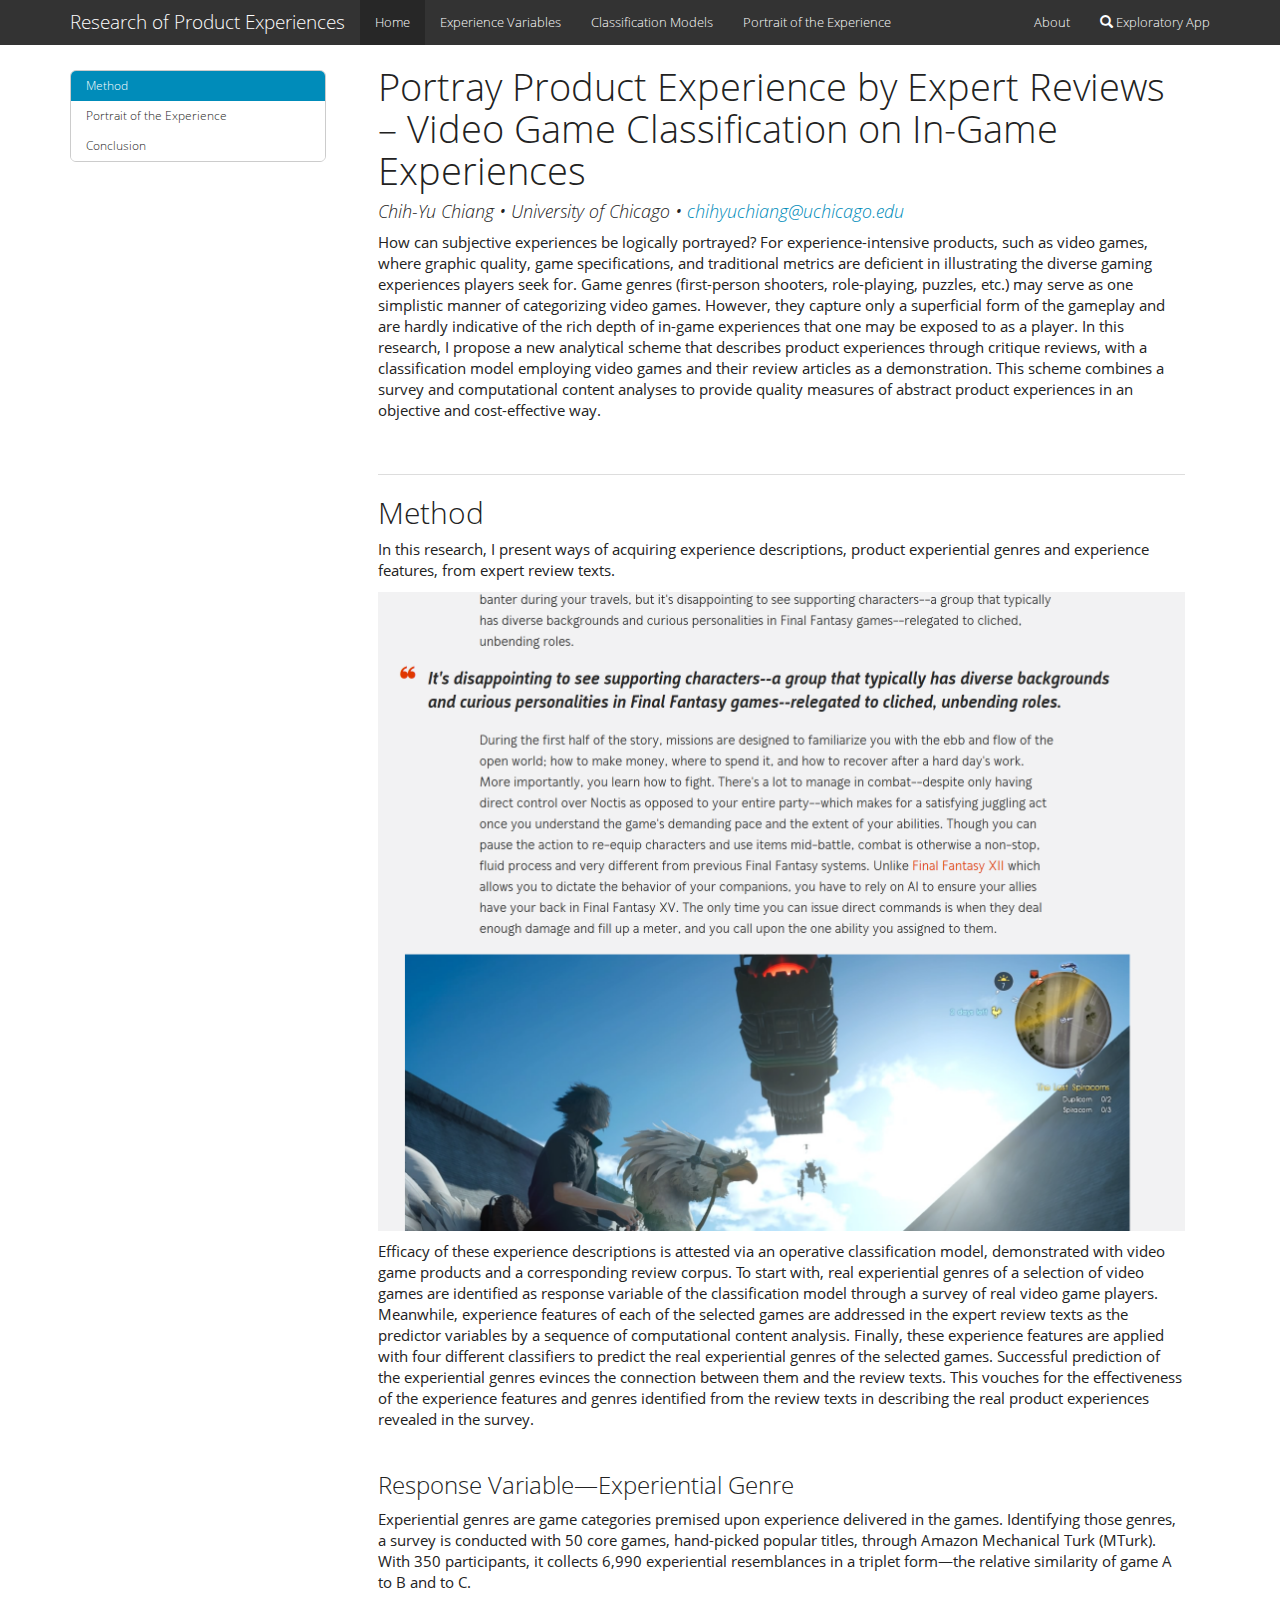
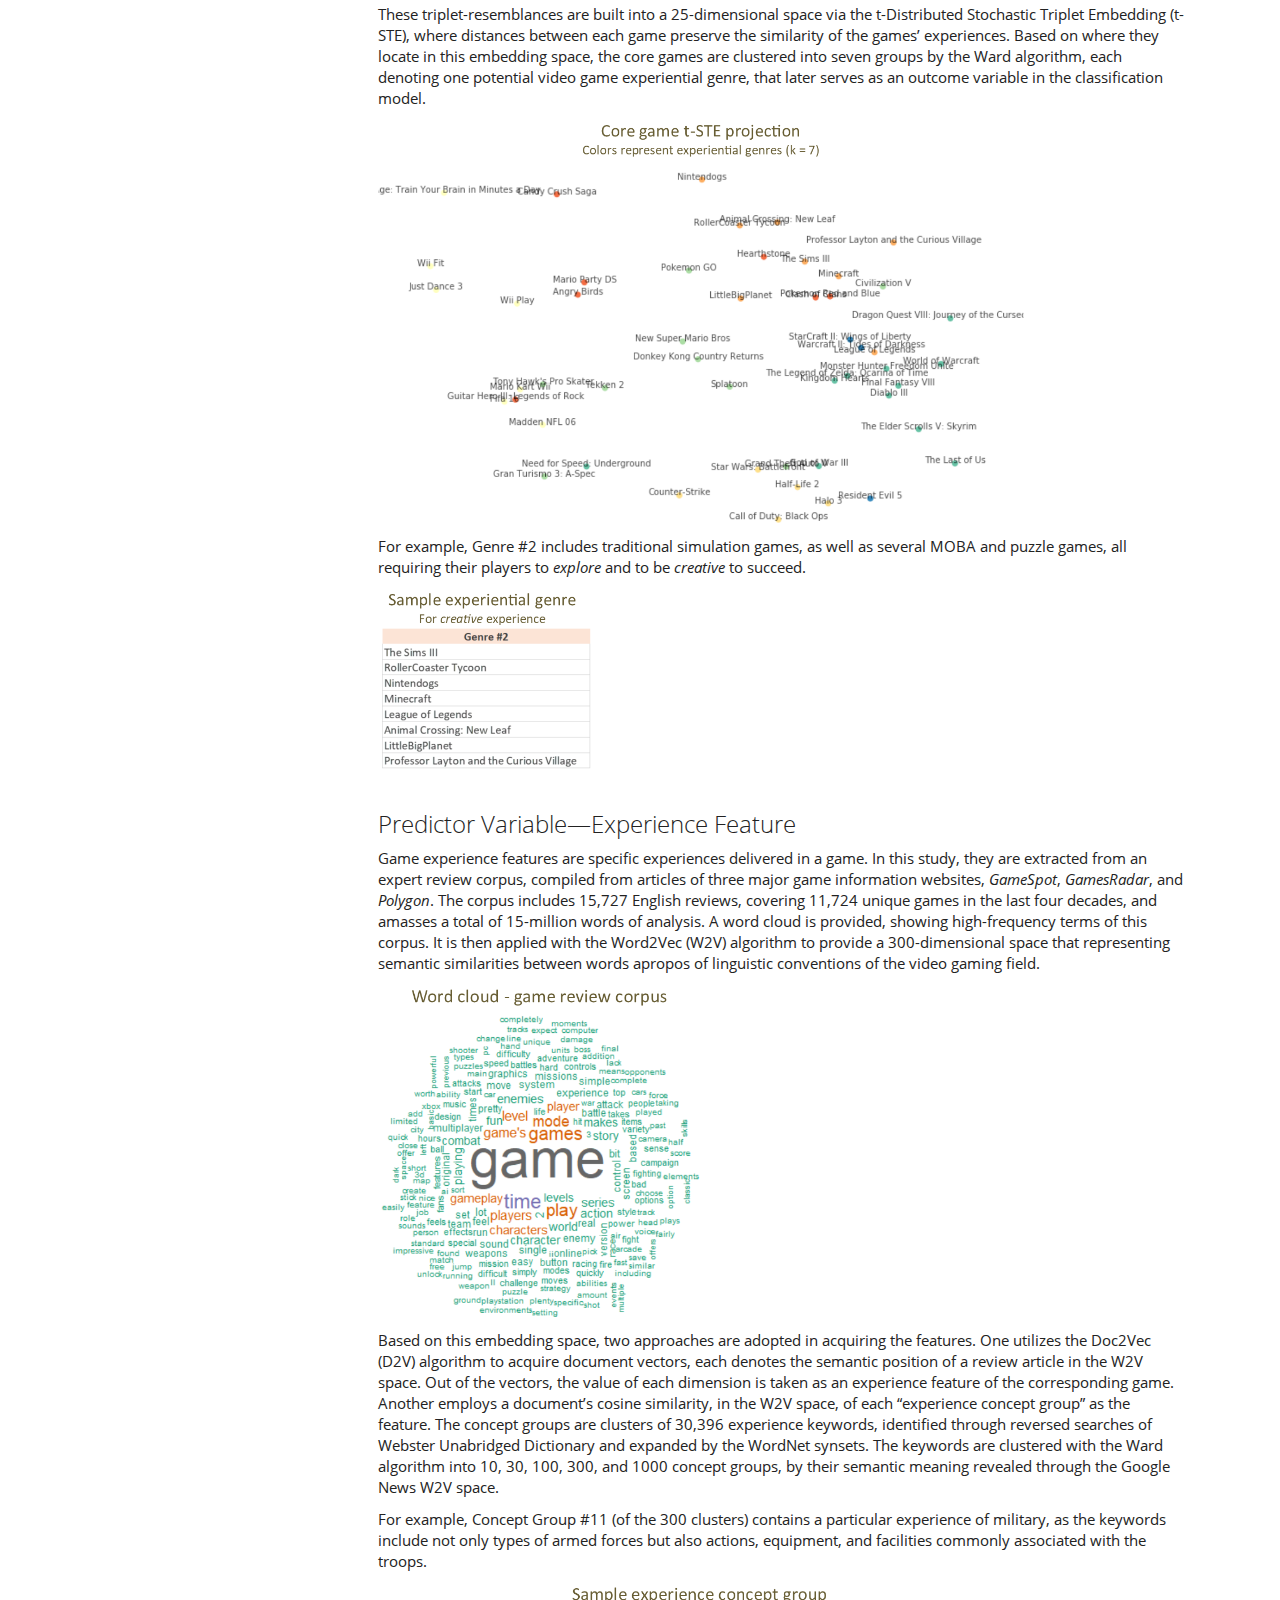
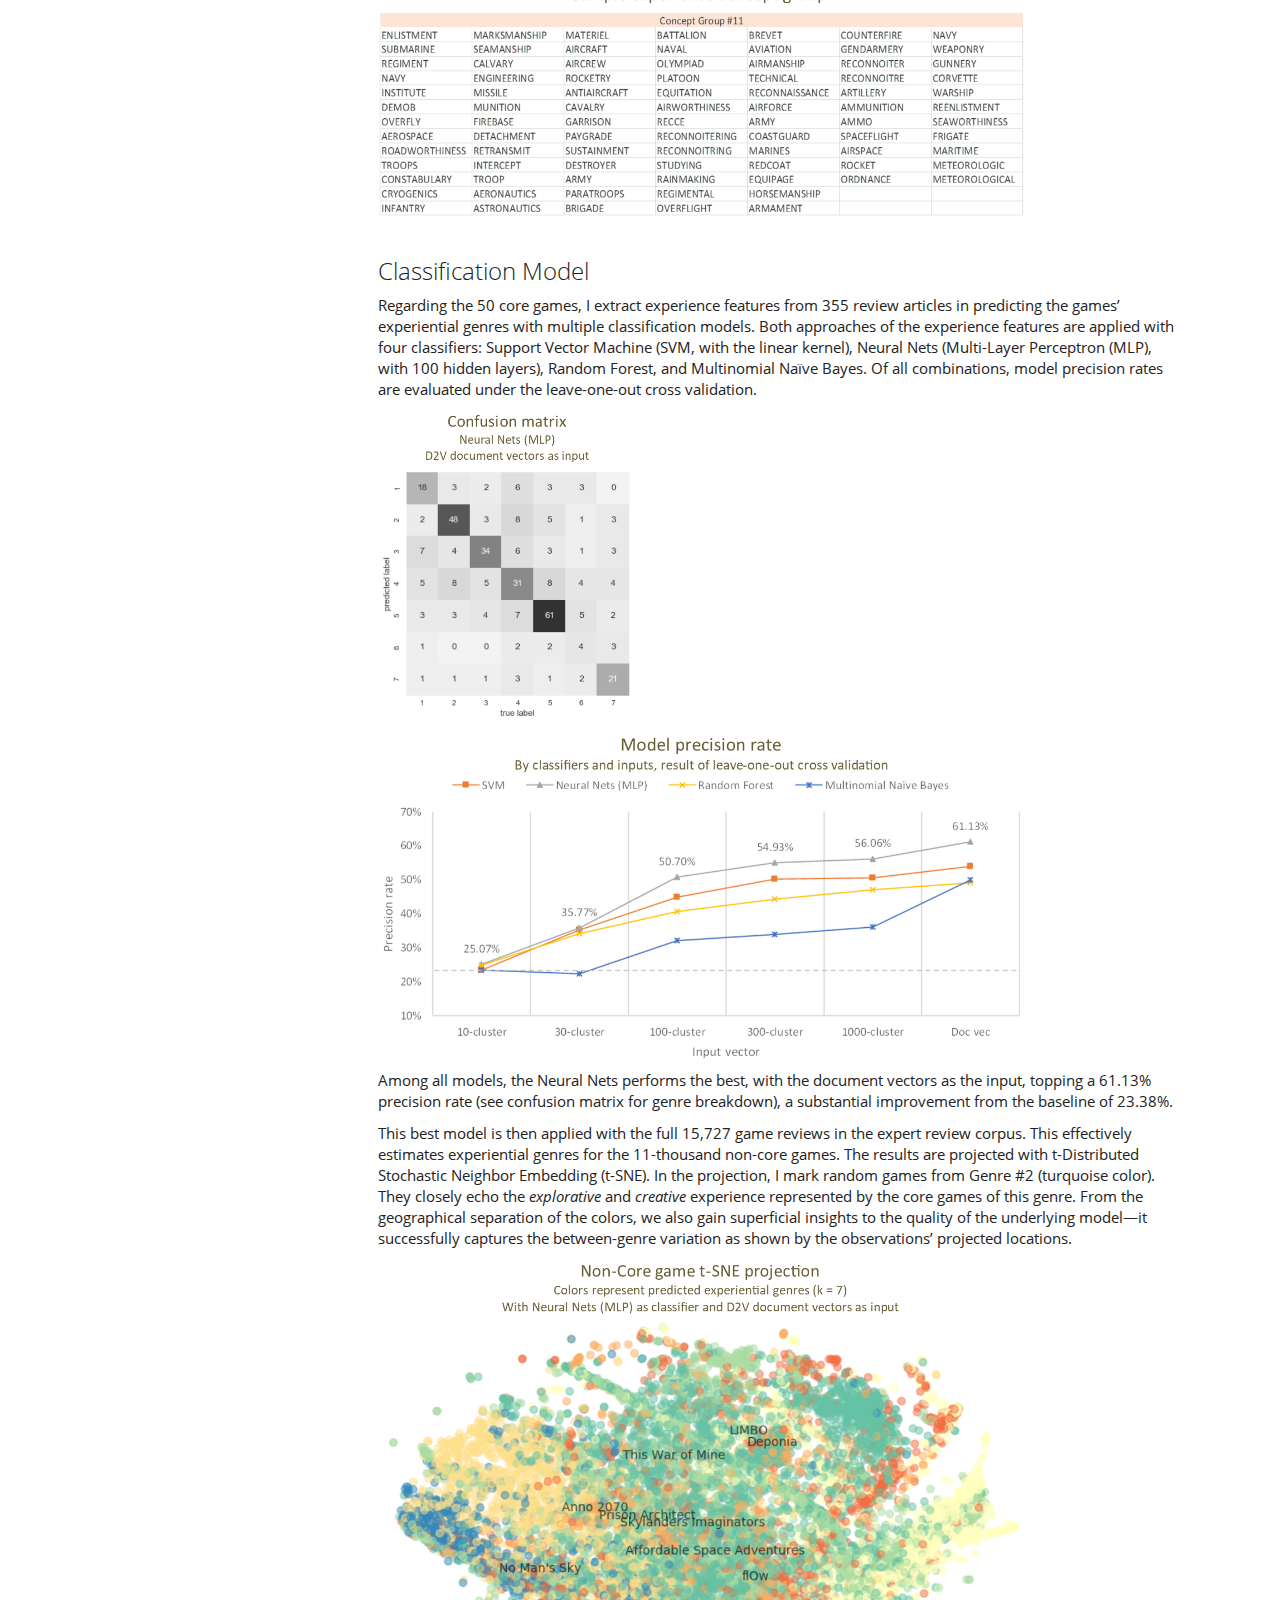
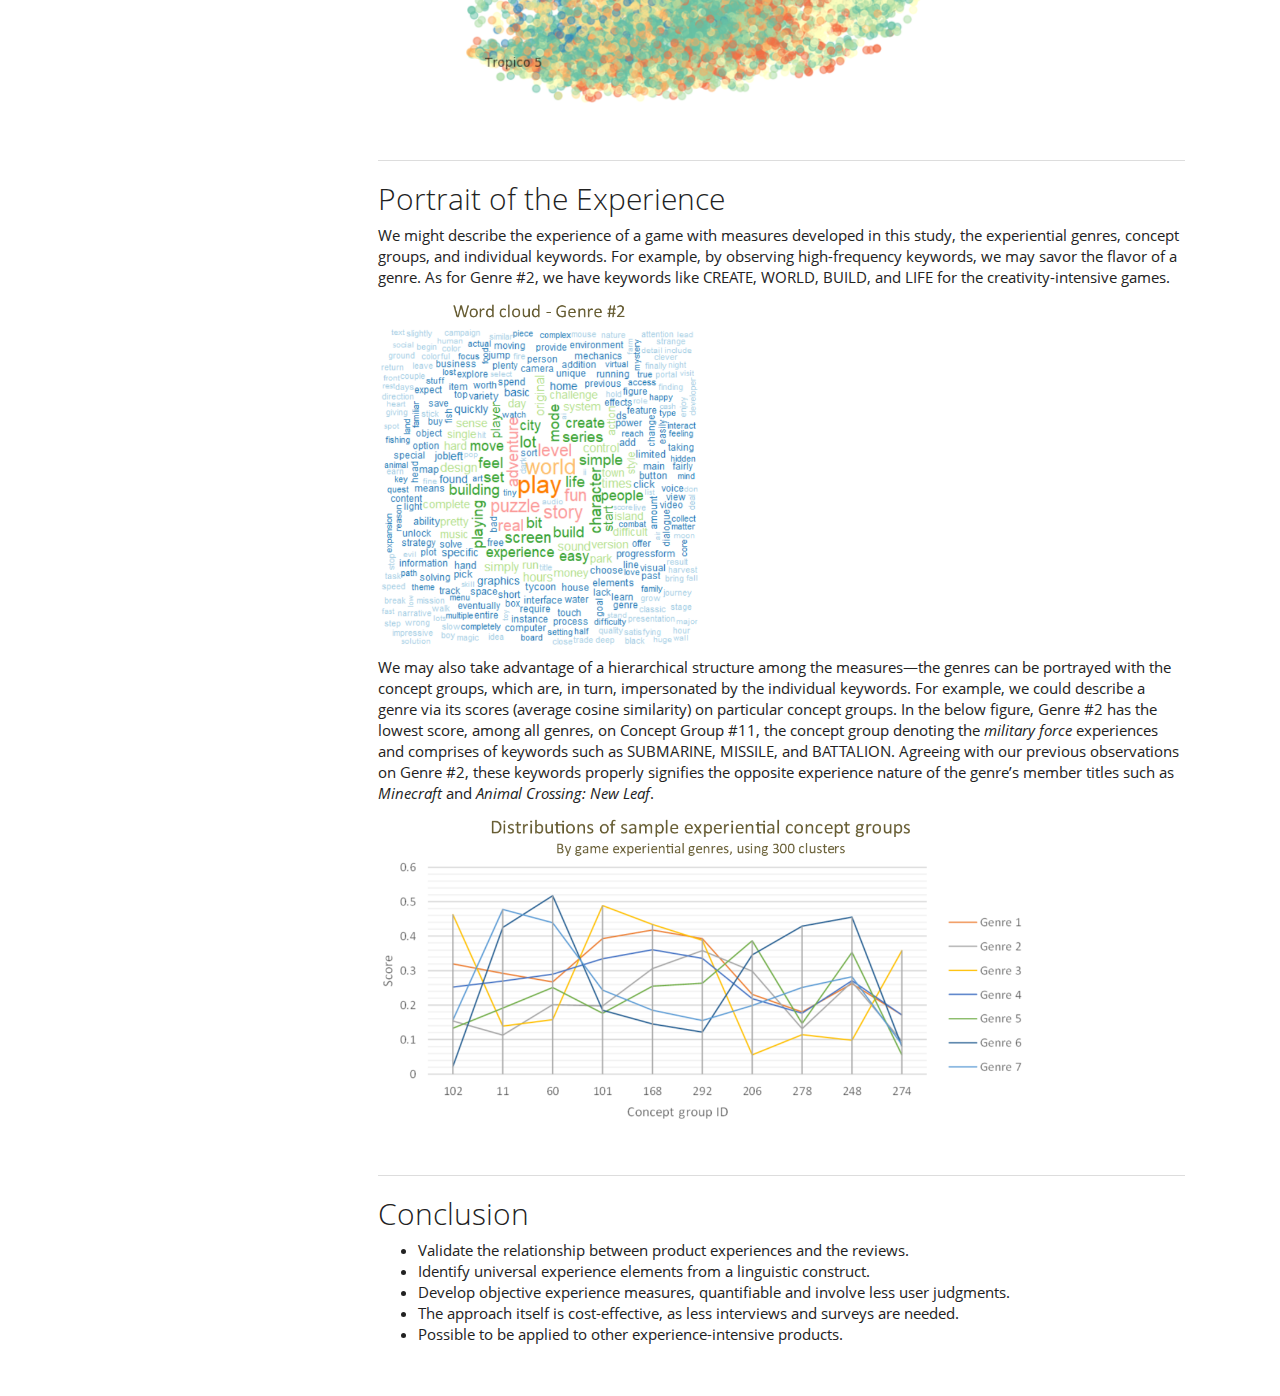
<file: docs/index.html>
<!DOCTYPE html>

<html xmlns="http://www.w3.org/1999/xhtml">

<head>

<meta charset="utf-8">
<meta http-equiv="Content-Type" content="text/html; charset=utf-8" />
<meta name="generator" content="pandoc" />


<meta name="author" content="Chih-Yu Chiang • University of Chicago • chihyuchiang@uchicago.edu" />


<title>Portray Product Experience by Expert Reviews – Video Game Classification on In-Game Experiences</title>

<script src="site_libs/jquery-1.11.3/jquery.min.js"></script>
<meta name="viewport" content="width=device-width, initial-scale=1" />
<link href="site_libs/bootstrap-3.3.5/css/yeti.min.css" rel="stylesheet" />
<script src="site_libs/bootstrap-3.3.5/js/bootstrap.min.js"></script>
<script src="site_libs/bootstrap-3.3.5/shim/html5shiv.min.js"></script>
<script src="site_libs/bootstrap-3.3.5/shim/respond.min.js"></script>
<script src="site_libs/jqueryui-1.11.4/jquery-ui.min.js"></script>
<link href="site_libs/tocify-1.9.1/jquery.tocify.css" rel="stylesheet" />
<script src="site_libs/tocify-1.9.1/jquery.tocify.js"></script>
<script src="site_libs/navigation-1.1/tabsets.js"></script>
<link href="site_libs/highlightjs-1.1/default.css" rel="stylesheet" />
<script src="site_libs/highlightjs-1.1/highlight.js"></script>

<style type="text/css">code{white-space: pre;}</style>
<style type="text/css">
  pre:not([class]) {
    background-color: white;
  }
</style>
<script type="text/javascript">
if (window.hljs && document.readyState && document.readyState === "complete") {
   window.setTimeout(function() {
      hljs.initHighlighting();
   }, 0);
}
</script>



<style type="text/css">
h1 {
  font-size: 34px;
}
h1.title {
  font-size: 38px;
}
h2 {
  font-size: 30px;
}
h3 {
  font-size: 24px;
}
h4 {
  font-size: 18px;
}
h5 {
  font-size: 16px;
}
h6 {
  font-size: 12px;
}
.table th:not([align]) {
  text-align: left;
}
</style>


</head>

<body>

<style type = "text/css">
.main-container {
  max-width: 940px;
  margin-left: auto;
  margin-right: auto;
}
code {
  color: inherit;
  background-color: rgba(0, 0, 0, 0.04);
}
img {
  max-width:100%;
  height: auto;
}
.tabbed-pane {
  padding-top: 12px;
}
button.code-folding-btn:focus {
  outline: none;
}
</style>


<style type="text/css">
/* padding for bootstrap navbar */
body {
  padding-top: 45px;
  padding-bottom: 40px;
}
/* offset scroll position for anchor links (for fixed navbar)  */
.section h1 {
  padding-top: 50px;
  margin-top: -50px;
}

.section h2 {
  padding-top: 50px;
  margin-top: -50px;
}
.section h3 {
  padding-top: 50px;
  margin-top: -50px;
}
.section h4 {
  padding-top: 50px;
  margin-top: -50px;
}
.section h5 {
  padding-top: 50px;
  margin-top: -50px;
}
.section h6 {
  padding-top: 50px;
  margin-top: -50px;
}
</style>

<script>
// manage active state of menu based on current page
$(document).ready(function () {
  // active menu anchor
  href = window.location.pathname
  href = href.substr(href.lastIndexOf('/') + 1)
  if (href === "")
    href = "index.html";
  var menuAnchor = $('a[href="' + href + '"]');

  // mark it active
  menuAnchor.parent().addClass('active');

  // if it's got a parent navbar menu mark it active as well
  menuAnchor.closest('li.dropdown').addClass('active');
});
</script>


<div class="container-fluid main-container">

<!-- tabsets -->
<script>
$(document).ready(function () {
  window.buildTabsets("TOC");
});
</script>

<!-- code folding -->




<script>
$(document).ready(function ()  {

    // move toc-ignore selectors from section div to header
    $('div.section.toc-ignore')
        .removeClass('toc-ignore')
        .children('h1,h2,h3,h4,h5').addClass('toc-ignore');

    // establish options
    var options = {
      selectors: "h1,h2,h3",
      theme: "bootstrap3",
      context: '.toc-content',
      hashGenerator: function (text) {
        return text.replace(/[.\\/?&!#<>]/g, '').replace(/\s/g, '_').toLowerCase();
      },
      ignoreSelector: ".toc-ignore",
      scrollTo: 0
    };
    options.showAndHide = true;
    options.smoothScroll = true;

    // tocify
    var toc = $("#TOC").tocify(options).data("toc-tocify");
});
</script>

<style type="text/css">

#TOC {
  margin: 25px 0px 20px 0px;
}
@media (max-width: 768px) {
#TOC {
  position: relative;
  width: 100%;
}
}


.toc-content {
  padding-left: 30px;
  padding-right: 40px;
}

div.main-container {
  max-width: 1200px;
}

div.tocify {
  width: 20%;
  max-width: 260px;
  max-height: 85%;
}

@media (min-width: 768px) and (max-width: 991px) {
  div.tocify {
    width: 25%;
  }
}

@media (max-width: 767px) {
  div.tocify {
    width: 100%;
    max-width: none;
  }
}

.tocify ul, .tocify li {
  line-height: 20px;
}

.tocify-subheader .tocify-item {
  font-size: 0.90em;
  padding-left: 25px;
  text-indent: 0;
}

.tocify .list-group-item {
  border-radius: 0px;
}


</style>

<!-- setup 3col/9col grid for toc_float and main content  -->
<div class="row-fluid">
<div class="col-xs-12 col-sm-4 col-md-3">
<div id="TOC" class="tocify">
</div>
</div>

<div class="toc-content col-xs-12 col-sm-8 col-md-9">




<div class="navbar navbar-default  navbar-fixed-top" role="navigation">
  <div class="container">
    <div class="navbar-header">
      <button type="button" class="navbar-toggle collapsed" data-toggle="collapse" data-target="#navbar">
        <span class="icon-bar"></span>
        <span class="icon-bar"></span>
        <span class="icon-bar"></span>
      </button>
      <a class="navbar-brand" href="index.html">Research of Product Experiences</a>
    </div>
    <div id="navbar" class="navbar-collapse collapse">
      <ul class="nav navbar-nav">
        <li>
  <a href="index.html">Home</a>
</li>
<li>
  <a href="about.html">Experience Variables</a>
</li>
<li>
  <a href="about.html">Classification Models</a>
</li>
<li>
  <a href="about.html">Portrait of the Experience</a>
</li>
      </ul>
      <ul class="nav navbar-nav navbar-right">
        <li>
  <a href="about.html">About</a>
</li>
<li>
  <a href="about.html">
    <span class="glyphicon glyphicon-search"></span>
     
    Exploratory App
  </a>
</li>
      </ul>
    </div><!--/.nav-collapse -->
  </div><!--/.container -->
</div><!--/.navbar -->

<div class="fluid-row" id="header">



<h1 class="title toc-ignore">Portray Product Experience by Expert Reviews – Video Game Classification on In-Game Experiences</h1>
<h4 class="author"><em>Chih-Yu Chiang • University of Chicago • <a href="mailto:chihyuchiang@uchicago.edu">chihyuchiang@uchicago.edu</a></em></h4>

</div>


<p>How can subjective experiences be logically portrayed? For experience-intensive products, such as video games, where graphic quality, game specifications, and traditional metrics are deficient in illustrating the diverse gaming experiences players seek for. Game genres (first-person shooters, role-playing, puzzles, etc.) may serve as one simplistic manner of categorizing video games. However, they capture only a superficial form of the gameplay and are hardly indicative of the rich depth of in-game experiences that one may be exposed to as a player. In this research, I propose a new analytical scheme that describes product experiences through critique reviews, with a classification model employing video games and their review articles as a demonstration. This scheme combines a survey and computational content analyses to provide quality measures of abstract product experiences in an objective and cost-effective way.</p>
<p></br></p>
<hr />
<div id="method" class="section level2">
<h2>Method</h2>
<p>In this research, I present ways of acquiring experience descriptions, product experiential genres and experience features, from expert review texts.</p>
<p><img src="img_rp/Picture0.png" alt="Video game review text" /></p>
<p>Efficacy of these experience descriptions is attested via an operative classification model, demonstrated with video game products and a corresponding review corpus. To start with, real experiential genres of a selection of video games are identified as response variable of the classification model through a survey of real video game players. Meanwhile, experience features of each of the selected games are addressed in the expert review texts as the predictor variables by a sequence of computational content analysis. Finally, these experience features are applied with four different classifiers to predict the real experiential genres of the selected games. Successful prediction of the experiential genres evinces the connection between them and the review texts. This vouches for the effectiveness of the experience features and genres identified from the review texts in describing the real product experiences revealed in the survey.</p>
<p></br></p>
<div id="response-variableexperiential-genre" class="section level3">
<h3>Response Variable—Experiential Genre</h3>
<p>Experiential genres are game categories premised upon experience delivered in the games. Identifying those genres, a survey is conducted with 50 core games, hand-picked popular titles, through Amazon Mechanical Turk (MTurk). With 350 participants, it collects 6,990 experiential resemblances in a triplet form—the relative similarity of game A to B and to C.</p>
<p>These triplet-resemblances are built into a 25-dimensional space via the t-Distributed Stochastic Triplet Embedding (t-STE), where distances between each game preserve the similarity of the games’ experiences. Based on where they locate in this embedding space, the core games are clustered into seven groups by the Ward algorithm, each denoting one potential video game experiential genre, that later serves as an outcome variable in the classification model.</p>
<p><img src="img_rp/Picture1.png" alt="Core game t-STE projection" style="width:80.0%" /></p>
<p>For example, Genre #2 includes traditional simulation games, as well as several MOBA and puzzle games, all requiring their players to <em>explore</em> and to be <em>creative</em> to succeed.</p>
<p><img src="img_rp/Picture2.png" alt="Sample experiential genre" style="width:26.5%" /></p>
<p></br></p>
</div>
<div id="predictor-variableexperience-feature" class="section level3">
<h3>Predictor Variable—Experience Feature</h3>
<p>Game experience features are specific experiences delivered in a game. In this study, they are extracted from an expert review corpus, compiled from articles of three major game information websites, <em>GameSpot</em>, <em>GamesRadar</em>, and <em>Polygon</em>. The corpus includes 15,727 English reviews, covering 11,724 unique games in the last four decades, and amasses a total of 15-million words of analysis. A word cloud is provided, showing high-frequency terms of this corpus. It is then applied with the Word2Vec (W2V) algorithm to provide a 300-dimensional space that representing semantic similarities between words apropos of linguistic conventions of the video gaming field.</p>
<p><img src="img_rp/Picture3.png" alt="Word cloud - game review corpus" style="width:40.0%" /></p>
<p>Based on this embedding space, two approaches are adopted in acquiring the features. One utilizes the Doc2Vec (D2V) algorithm to acquire document vectors, each denotes the semantic position of a review article in the W2V space. Out of the vectors, the value of each dimension is taken as an experience feature of the corresponding game. Another employs a document’s cosine similarity, in the W2V space, of each “experience concept group” as the feature. The concept groups are clusters of 30,396 experience keywords, identified through reversed searches of Webster Unabridged Dictionary and expanded by the WordNet synsets. The keywords are clustered with the Ward algorithm into 10, 30, 100, 300, and 1000 concept groups, by their semantic meaning revealed through the Google News W2V space.</p>
<p>For example, Concept Group #11 (of the 300 clusters) contains a particular experience of military, as the keywords include not only types of armed forces but also actions, equipment, and facilities commonly associated with the troops.</p>
<p><img src="img_rp/Picture4.png" alt="Sample experience concept group" style="width:80.0%" /></p>
<p></br></p>
</div>
<div id="classification-model" class="section level3">
<h3>Classification Model</h3>
<p>Regarding the 50 core games, I extract experience features from 355 review articles in predicting the games’ experiential genres with multiple classification models. Both approaches of the experience features are applied with four classifiers: Support Vector Machine (SVM, with the linear kernel), Neural Nets (Multi-Layer Perceptron (MLP), with 100 hidden layers), Random Forest, and Multinomial Naïve Bayes. Of all combinations, model precision rates are evaluated under the leave-one-out cross validation.</p>
<p><img src="img_rp/Picture5.png" alt="Confusion matrix" style="width:32.0%" /></p>
<p><img src="img_rp/Picture6.png" alt="Model precision rate" style="width:80.0%" /></p>
<p>Among all models, the Neural Nets performs the best, with the document vectors as the input, topping a 61.13% precision rate (see confusion matrix for genre breakdown), a substantial improvement from the baseline of 23.38%.</p>
<p>This best model is then applied with the full 15,727 game reviews in the expert review corpus. This effectively estimates experiential genres for the 11-thousand non-core games. The results are projected with t-Distributed Stochastic Neighbor Embedding (t-SNE). In the projection, I mark random games from Genre #2 (turquoise color). They closely echo the <em>explorative</em> and <em>creative</em> experience represented by the core games of this genre. From the geographical separation of the colors, we also gain superficial insights to the quality of the underlying model—it successfully captures the between-genre variation as shown by the observations’ projected locations.</p>
<p><img src="img_rp/Picture7.png" alt="Non-Core game t-SNE projection" style="width:80.0%" /></p>
<p></br></p>
<hr />
</div>
</div>
<div id="portrait-of-the-experience" class="section level2">
<h2>Portrait of the Experience</h2>
<p>We might describe the experience of a game with measures developed in this study, the experiential genres, concept groups, and individual keywords. For example, by observing high-frequency keywords, we may savor the flavor of a genre. As for Genre #2, we have keywords like CREATE, WORLD, BUILD, and LIFE for the creativity-intensive games.</p>
<p><img src="img_rp/Picture8.png" alt="Word cloud - Genre #2" style="width:40.0%" /></p>
<p>We may also take advantage of a hierarchical structure among the measures—the genres can be portrayed with the concept groups, which are, in turn, impersonated by the individual keywords. For example, we could describe a genre via its scores (average cosine similarity) on particular concept groups. In the below figure, Genre #2 has the lowest score, among all genres, on Concept Group #11, the concept group denoting the <em>military force</em> experiences and comprises of keywords such as SUBMARINE, MISSILE, and BATTALION. Agreeing with our previous observations on Genre #2, these keywords properly signifies the opposite experience nature of the genre’s member titles such as <em>Minecraft</em> and <em>Animal Crossing: New Leaf</em>.</p>
<p><img src="img_rp/Picture9.png" alt="Distributions of sample experiential concept groups" style="width:80.0%" /></p>
<p></br></p>
<hr />
</div>
<div id="conclusion" class="section level2">
<h2>Conclusion</h2>
<ul>
<li>Validate the relationship between product experiences and the reviews.</li>
<li>Identify universal experience elements from a linguistic construct.</li>
<li>Develop objective experience measures, quantifiable and involve less user judgments.</li>
<li>The approach itself is cost-effective, as less interviews and surveys are needed.</li>
<li>Possible to be applied to other experience-intensive products.</li>
</ul>
</div>



</div>
</div>

</div>

<script>

// add bootstrap table styles to pandoc tables
function bootstrapStylePandocTables() {
  $('tr.header').parent('thead').parent('table').addClass('table table-condensed');
}
$(document).ready(function () {
  bootstrapStylePandocTables();
});


</script>

<!-- dynamically load mathjax for compatibility with self-contained -->
<script>
  (function () {
    var script = document.createElement("script");
    script.type = "text/javascript";
    script.src  = "https://cdn.mathjax.org/mathjax/latest/MathJax.js?config=TeX-AMS-MML_HTMLorMML";
    document.getElementsByTagName("head")[0].appendChild(script);
  })();
</script>

</body>
</html>
</file>
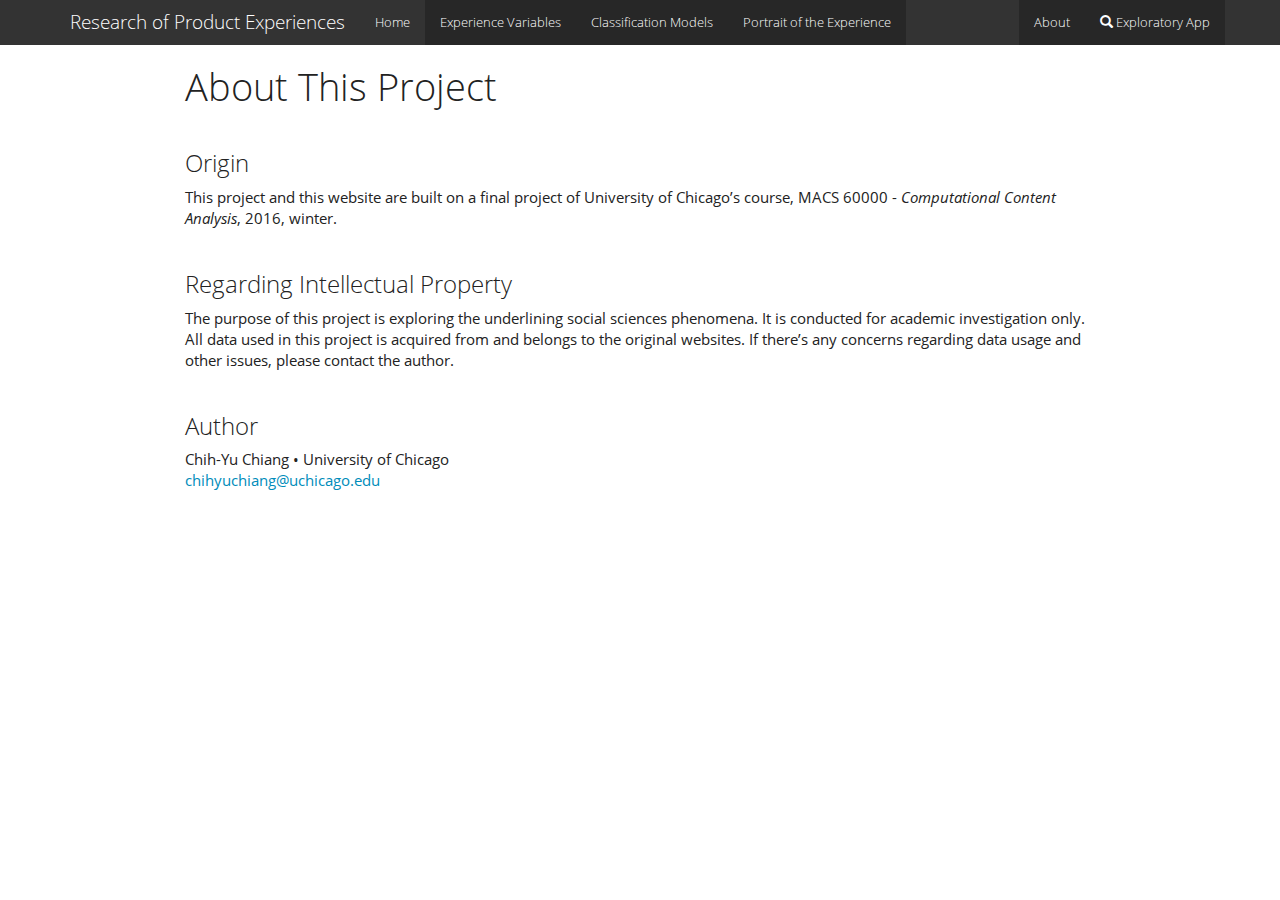
<file: docs/about.html>
<!DOCTYPE html>

<html xmlns="http://www.w3.org/1999/xhtml">

<head>

<meta charset="utf-8">
<meta http-equiv="Content-Type" content="text/html; charset=utf-8" />
<meta name="generator" content="pandoc" />




<title>About This Project</title>

<script src="site_libs/jquery-1.11.3/jquery.min.js"></script>
<meta name="viewport" content="width=device-width, initial-scale=1" />
<link href="site_libs/bootstrap-3.3.5/css/yeti.min.css" rel="stylesheet" />
<script src="site_libs/bootstrap-3.3.5/js/bootstrap.min.js"></script>
<script src="site_libs/bootstrap-3.3.5/shim/html5shiv.min.js"></script>
<script src="site_libs/bootstrap-3.3.5/shim/respond.min.js"></script>
<script src="site_libs/navigation-1.1/tabsets.js"></script>
<link href="site_libs/highlightjs-1.1/default.css" rel="stylesheet" />
<script src="site_libs/highlightjs-1.1/highlight.js"></script>

<style type="text/css">code{white-space: pre;}</style>
<style type="text/css">
  pre:not([class]) {
    background-color: white;
  }
</style>
<script type="text/javascript">
if (window.hljs && document.readyState && document.readyState === "complete") {
   window.setTimeout(function() {
      hljs.initHighlighting();
   }, 0);
}
</script>



<style type="text/css">
h1 {
  font-size: 34px;
}
h1.title {
  font-size: 38px;
}
h2 {
  font-size: 30px;
}
h3 {
  font-size: 24px;
}
h4 {
  font-size: 18px;
}
h5 {
  font-size: 16px;
}
h6 {
  font-size: 12px;
}
.table th:not([align]) {
  text-align: left;
}
</style>


</head>

<body>

<style type = "text/css">
.main-container {
  max-width: 940px;
  margin-left: auto;
  margin-right: auto;
}
code {
  color: inherit;
  background-color: rgba(0, 0, 0, 0.04);
}
img {
  max-width:100%;
  height: auto;
}
.tabbed-pane {
  padding-top: 12px;
}
button.code-folding-btn:focus {
  outline: none;
}
</style>


<style type="text/css">
/* padding for bootstrap navbar */
body {
  padding-top: 45px;
  padding-bottom: 40px;
}
/* offset scroll position for anchor links (for fixed navbar)  */
.section h1 {
  padding-top: 50px;
  margin-top: -50px;
}

.section h2 {
  padding-top: 50px;
  margin-top: -50px;
}
.section h3 {
  padding-top: 50px;
  margin-top: -50px;
}
.section h4 {
  padding-top: 50px;
  margin-top: -50px;
}
.section h5 {
  padding-top: 50px;
  margin-top: -50px;
}
.section h6 {
  padding-top: 50px;
  margin-top: -50px;
}
</style>

<script>
// manage active state of menu based on current page
$(document).ready(function () {
  // active menu anchor
  href = window.location.pathname
  href = href.substr(href.lastIndexOf('/') + 1)
  if (href === "")
    href = "index.html";
  var menuAnchor = $('a[href="' + href + '"]');

  // mark it active
  menuAnchor.parent().addClass('active');

  // if it's got a parent navbar menu mark it active as well
  menuAnchor.closest('li.dropdown').addClass('active');
});
</script>


<div class="container-fluid main-container">

<!-- tabsets -->
<script>
$(document).ready(function () {
  window.buildTabsets("TOC");
});
</script>

<!-- code folding -->






<div class="navbar navbar-default  navbar-fixed-top" role="navigation">
  <div class="container">
    <div class="navbar-header">
      <button type="button" class="navbar-toggle collapsed" data-toggle="collapse" data-target="#navbar">
        <span class="icon-bar"></span>
        <span class="icon-bar"></span>
        <span class="icon-bar"></span>
      </button>
      <a class="navbar-brand" href="index.html">Research of Product Experiences</a>
    </div>
    <div id="navbar" class="navbar-collapse collapse">
      <ul class="nav navbar-nav">
        <li>
  <a href="index.html">Home</a>
</li>
<li>
  <a href="about.html">Experience Variables</a>
</li>
<li>
  <a href="about.html">Classification Models</a>
</li>
<li>
  <a href="about.html">Portrait of the Experience</a>
</li>
      </ul>
      <ul class="nav navbar-nav navbar-right">
        <li>
  <a href="about.html">About</a>
</li>
<li>
  <a href="about.html">
    <span class="glyphicon glyphicon-search"></span>
     
    Exploratory App
  </a>
</li>
      </ul>
    </div><!--/.nav-collapse -->
  </div><!--/.container -->
</div><!--/.navbar -->

<div class="fluid-row" id="header">



<h1 class="title toc-ignore">About This Project</h1>

</div>


<p></br></p>
<div id="origin" class="section level3">
<h3>Origin</h3>
<p>This project and this website are built on a final project of University of Chicago’s course, MACS 60000 - <em>Computational Content Analysis</em>, 2016, winter.</p>
<p></br></p>
</div>
<div id="regarding-intellectual-property" class="section level3">
<h3>Regarding Intellectual Property</h3>
<p>The purpose of this project is exploring the underlining social sciences phenomena. It is conducted for academic investigation only. All data used in this project is acquired from and belongs to the original websites. If there’s any concerns regarding data usage and other issues, please contact the author.</p>
<p></br></p>
</div>
<div id="author" class="section level3">
<h3>Author</h3>
<p>Chih-Yu Chiang • University of Chicago<br />
<a href="mailto:chihyuchiang@uchicago.edu">chihyuchiang@uchicago.edu</a></p>
</div>




</div>

<script>

// add bootstrap table styles to pandoc tables
function bootstrapStylePandocTables() {
  $('tr.header').parent('thead').parent('table').addClass('table table-condensed');
}
$(document).ready(function () {
  bootstrapStylePandocTables();
});


</script>

<!-- dynamically load mathjax for compatibility with self-contained -->
<script>
  (function () {
    var script = document.createElement("script");
    script.type = "text/javascript";
    script.src  = "https://cdn.mathjax.org/mathjax/latest/MathJax.js?config=TeX-AMS-MML_HTMLorMML";
    document.getElementsByTagName("head")[0].appendChild(script);
  })();
</script>

</body>
</html>
</file>
<file: docs/site_libs/highlightjs-1.1/default.css>
pre .operator,
pre .paren {
 color: rgb(104, 118, 135)
}

pre .literal {
 color: #990073
}

pre .number {
 color: #099;
}

pre .comment {
 color: #998;
 font-style: italic
}

pre .keyword {
 color: #900;
 font-weight: bold
}

pre .identifier {
 color: rgb(0, 0, 0);
}

pre .string {
 color: #d14;
}
</file>
<file: docs/site_libs/bootstrap-3.3.5/css/yeti.min.css>
@font-face {
  font-family: 'Open Sans';
  font-style: normal;
  font-weight: 300;
  src: url(fonts/OpenSansLight.ttf) format('truetype');
}
@font-face {
  font-family: 'Open Sans';
  font-style: normal;
  font-weight: 400;
  src: url(fonts/OpenSans.ttf) format('truetype');
}
@font-face {
  font-family: 'Open Sans';
  font-style: normal;
  font-weight: 700;
  src: url(fonts/OpenSansBold.ttf) format('truetype');
}
@font-face {
  font-family: 'Open Sans';
  font-style: italic;
  font-weight: 300;
  src: url(fonts/OpenSansLightItalic.ttf) format('truetype');
}
@font-face {
  font-family: 'Open Sans';
  font-style: italic;
  font-weight: 400;
  src: url(fonts/OpenSansItalic.ttf) format('truetype');
}
@font-face {
  font-family: 'Open Sans';
  font-style: italic;
  font-weight: 700;
  src: url(fonts/OpenSansBoldItalic.ttf) format('truetype');
}


/*!
 * bootswatch v3.3.6
 * Homepage: http://bootswatch.com
 * Copyright 2012-2015 Thomas Park
 * Licensed under MIT
 * Based on Bootstrap
*//*!
 * Bootstrap v3.3.6 (http://getbootstrap.com)
 * Copyright 2011-2015 Twitter, Inc.
 * Licensed under MIT (https://github.com/twbs/bootstrap/blob/master/LICENSE)
 *//*! normalize.css v3.0.3 | MIT License | github.com/necolas/normalize.css */html{font-family:sans-serif;-ms-text-size-adjust:100%;-webkit-text-size-adjust:100%}body{margin:0}article,aside,details,figcaption,figure,footer,header,hgroup,main,menu,nav,section,summary{display:block}audio,canvas,progress,video{display:inline-block;vertical-align:baseline}audio:not([controls]){display:none;height:0}[hidden],template{display:none}a{background-color:transparent}a:active,a:hover{outline:0}abbr[title]{border-bottom:1px dotted}b,strong{font-weight:bold}dfn{font-style:italic}h1{font-size:2em;margin:0.67em 0}mark{background:#ff0;color:#000}small{font-size:80%}sub,sup{font-size:75%;line-height:0;position:relative;vertical-align:baseline}sup{top:-0.5em}sub{bottom:-0.25em}img{border:0}svg:not(:root){overflow:hidden}figure{margin:1em 40px}hr{-webkit-box-sizing:content-box;-moz-box-sizing:content-box;box-sizing:content-box;height:0}pre{overflow:auto}code,kbd,pre,samp{font-family:monospace, monospace;font-size:1em}button,input,optgroup,select,textarea{color:inherit;font:inherit;margin:0}button{overflow:visible}button,select{text-transform:none}button,html input[type="button"],input[type="reset"],input[type="submit"]{-webkit-appearance:button;cursor:pointer}button[disabled],html input[disabled]{cursor:default}button::-moz-focus-inner,input::-moz-focus-inner{border:0;padding:0}input{line-height:normal}input[type="checkbox"],input[type="radio"]{-webkit-box-sizing:border-box;-moz-box-sizing:border-box;box-sizing:border-box;padding:0}input[type="number"]::-webkit-inner-spin-button,input[type="number"]::-webkit-outer-spin-button{height:auto}input[type="search"]{-webkit-appearance:textfield;-webkit-box-sizing:content-box;-moz-box-sizing:content-box;box-sizing:content-box}input[type="search"]::-webkit-search-cancel-button,input[type="search"]::-webkit-search-decoration{-webkit-appearance:none}fieldset{border:1px solid #c0c0c0;margin:0 2px;padding:0.35em 0.625em 0.75em}legend{border:0;padding:0}textarea{overflow:auto}optgroup{font-weight:bold}table{border-collapse:collapse;border-spacing:0}td,th{padding:0}/*! Source: https://github.com/h5bp/html5-boilerplate/blob/master/src/css/main.css */@media print{*,*:before,*:after{background:transparent !important;color:#000 !important;-webkit-box-shadow:none !important;box-shadow:none !important;text-shadow:none !important}a,a:visited{text-decoration:underline}a[href]:after{content:" (" attr(href) ")"}abbr[title]:after{content:" (" attr(title) ")"}a[href^="#"]:after,a[href^="javascript:"]:after{content:""}pre,blockquote{border:1px solid #999;page-break-inside:avoid}thead{display:table-header-group}tr,img{page-break-inside:avoid}img{max-width:100% !important}p,h2,h3{orphans:3;widows:3}h2,h3{page-break-after:avoid}.navbar{display:none}.btn>.caret,.dropup>.btn>.caret{border-top-color:#000 !important}.label{border:1px solid #000}.table{border-collapse:collapse !important}.table td,.table th{background-color:#fff !important}.table-bordered th,.table-bordered td{border:1px solid #ddd !important}}@font-face{font-family:'Glyphicons Halflings';src:url('../fonts/glyphicons-halflings-regular.eot');src:url('../fonts/glyphicons-halflings-regular.eot?#iefix') format('embedded-opentype'),url('../fonts/glyphicons-halflings-regular.woff') format('woff'),url('../fonts/glyphicons-halflings-regular.ttf') format('truetype'),url('../fonts/glyphicons-halflings-regular.svg#glyphicons_halflingsregular') format('svg')}.glyphicon{position:relative;top:1px;display:inline-block;font-family:'Glyphicons Halflings';font-style:normal;font-weight:normal;line-height:1;-webkit-font-smoothing:antialiased;-moz-osx-font-smoothing:grayscale}.glyphicon-asterisk:before{content:"\002a"}.glyphicon-plus:before{content:"\002b"}.glyphicon-euro:before,.glyphicon-eur:before{content:"\20ac"}.glyphicon-minus:before{content:"\2212"}.glyphicon-cloud:before{content:"\2601"}.glyphicon-envelope:before{content:"\2709"}.glyphicon-pencil:before{content:"\270f"}.glyphicon-glass:before{content:"\e001"}.glyphicon-music:before{content:"\e002"}.glyphicon-search:before{content:"\e003"}.glyphicon-heart:before{content:"\e005"}.glyphicon-star:before{content:"\e006"}.glyphicon-star-empty:before{content:"\e007"}.glyphicon-user:before{content:"\e008"}.glyphicon-film:before{content:"\e009"}.glyphicon-th-large:before{content:"\e010"}.glyphicon-th:before{content:"\e011"}.glyphicon-th-list:before{content:"\e012"}.glyphicon-ok:before{content:"\e013"}.glyphicon-remove:before{content:"\e014"}.glyphicon-zoom-in:before{content:"\e015"}.glyphicon-zoom-out:before{content:"\e016"}.glyphicon-off:before{content:"\e017"}.glyphicon-signal:before{content:"\e018"}.glyphicon-cog:before{content:"\e019"}.glyphicon-trash:before{content:"\e020"}.glyphicon-home:before{content:"\e021"}.glyphicon-file:before{content:"\e022"}.glyphicon-time:before{content:"\e023"}.glyphicon-road:before{content:"\e024"}.glyphicon-download-alt:before{content:"\e025"}.glyphicon-download:before{content:"\e026"}.glyphicon-upload:before{content:"\e027"}.glyphicon-inbox:before{content:"\e028"}.glyphicon-play-circle:before{content:"\e029"}.glyphicon-repeat:before{content:"\e030"}.glyphicon-refresh:before{content:"\e031"}.glyphicon-list-alt:before{content:"\e032"}.glyphicon-lock:before{content:"\e033"}.glyphicon-flag:before{content:"\e034"}.glyphicon-headphones:before{content:"\e035"}.glyphicon-volume-off:before{content:"\e036"}.glyphicon-volume-down:before{content:"\e037"}.glyphicon-volume-up:before{content:"\e038"}.glyphicon-qrcode:before{content:"\e039"}.glyphicon-barcode:before{content:"\e040"}.glyphicon-tag:before{content:"\e041"}.glyphicon-tags:before{content:"\e042"}.glyphicon-book:before{content:"\e043"}.glyphicon-bookmark:before{content:"\e044"}.glyphicon-print:before{content:"\e045"}.glyphicon-camera:before{content:"\e046"}.glyphicon-font:before{content:"\e047"}.glyphicon-bold:before{content:"\e048"}.glyphicon-italic:before{content:"\e049"}.glyphicon-text-height:before{content:"\e050"}.glyphicon-text-width:before{content:"\e051"}.glyphicon-align-left:before{content:"\e052"}.glyphicon-align-center:before{content:"\e053"}.glyphicon-align-right:before{content:"\e054"}.glyphicon-align-justify:before{content:"\e055"}.glyphicon-list:before{content:"\e056"}.glyphicon-indent-left:before{content:"\e057"}.glyphicon-indent-right:before{content:"\e058"}.glyphicon-facetime-video:before{content:"\e059"}.glyphicon-picture:before{content:"\e060"}.glyphicon-map-marker:before{content:"\e062"}.glyphicon-adjust:before{content:"\e063"}.glyphicon-tint:before{content:"\e064"}.glyphicon-edit:before{content:"\e065"}.glyphicon-share:before{content:"\e066"}.glyphicon-check:before{content:"\e067"}.glyphicon-move:before{content:"\e068"}.glyphicon-step-backward:before{content:"\e069"}.glyphicon-fast-backward:before{content:"\e070"}.glyphicon-backward:before{content:"\e071"}.glyphicon-play:before{content:"\e072"}.glyphicon-pause:before{content:"\e073"}.glyphicon-stop:before{content:"\e074"}.glyphicon-forward:before{content:"\e075"}.glyphicon-fast-forward:before{content:"\e076"}.glyphicon-step-forward:before{content:"\e077"}.glyphicon-eject:before{content:"\e078"}.glyphicon-chevron-left:before{content:"\e079"}.glyphicon-chevron-right:before{content:"\e080"}.glyphicon-plus-sign:before{content:"\e081"}.glyphicon-minus-sign:before{content:"\e082"}.glyphicon-remove-sign:before{content:"\e083"}.glyphicon-ok-sign:before{content:"\e084"}.glyphicon-question-sign:before{content:"\e085"}.glyphicon-info-sign:before{content:"\e086"}.glyphicon-screenshot:before{content:"\e087"}.glyphicon-remove-circle:before{content:"\e088"}.glyphicon-ok-circle:before{content:"\e089"}.glyphicon-ban-circle:before{content:"\e090"}.glyphicon-arrow-left:before{content:"\e091"}.glyphicon-arrow-right:before{content:"\e092"}.glyphicon-arrow-up:before{content:"\e093"}.glyphicon-arrow-down:before{content:"\e094"}.glyphicon-share-alt:before{content:"\e095"}.glyphicon-resize-full:before{content:"\e096"}.glyphicon-resize-small:before{content:"\e097"}.glyphicon-exclamation-sign:before{content:"\e101"}.glyphicon-gift:before{content:"\e102"}.glyphicon-leaf:before{content:"\e103"}.glyphicon-fire:before{content:"\e104"}.glyphicon-eye-open:before{content:"\e105"}.glyphicon-eye-close:before{content:"\e106"}.glyphicon-warning-sign:before{content:"\e107"}.glyphicon-plane:before{content:"\e108"}.glyphicon-calendar:before{content:"\e109"}.glyphicon-random:before{content:"\e110"}.glyphicon-comment:before{content:"\e111"}.glyphicon-magnet:before{content:"\e112"}.glyphicon-chevron-up:before{content:"\e113"}.glyphicon-chevron-down:before{content:"\e114"}.glyphicon-retweet:before{content:"\e115"}.glyphicon-shopping-cart:before{content:"\e116"}.glyphicon-folder-close:before{content:"\e117"}.glyphicon-folder-open:before{content:"\e118"}.glyphicon-resize-vertical:before{content:"\e119"}.glyphicon-resize-horizontal:before{content:"\e120"}.glyphicon-hdd:before{content:"\e121"}.glyphicon-bullhorn:before{content:"\e122"}.glyphicon-bell:before{content:"\e123"}.glyphicon-certificate:before{content:"\e124"}.glyphicon-thumbs-up:before{content:"\e125"}.glyphicon-thumbs-down:before{content:"\e126"}.glyphicon-hand-right:before{content:"\e127"}.glyphicon-hand-left:before{content:"\e128"}.glyphicon-hand-up:before{content:"\e129"}.glyphicon-hand-down:before{content:"\e130"}.glyphicon-circle-arrow-right:before{content:"\e131"}.glyphicon-circle-arrow-left:before{content:"\e132"}.glyphicon-circle-arrow-up:before{content:"\e133"}.glyphicon-circle-arrow-down:before{content:"\e134"}.glyphicon-globe:before{content:"\e135"}.glyphicon-wrench:before{content:"\e136"}.glyphicon-tasks:before{content:"\e137"}.glyphicon-filter:before{content:"\e138"}.glyphicon-briefcase:before{content:"\e139"}.glyphicon-fullscreen:before{content:"\e140"}.glyphicon-dashboard:before{content:"\e141"}.glyphicon-paperclip:before{content:"\e142"}.glyphicon-heart-empty:before{content:"\e143"}.glyphicon-link:before{content:"\e144"}.glyphicon-phone:before{content:"\e145"}.glyphicon-pushpin:before{content:"\e146"}.glyphicon-usd:before{content:"\e148"}.glyphicon-gbp:before{content:"\e149"}.glyphicon-sort:before{content:"\e150"}.glyphicon-sort-by-alphabet:before{content:"\e151"}.glyphicon-sort-by-alphabet-alt:before{content:"\e152"}.glyphicon-sort-by-order:before{content:"\e153"}.glyphicon-sort-by-order-alt:before{content:"\e154"}.glyphicon-sort-by-attributes:before{content:"\e155"}.glyphicon-sort-by-attributes-alt:before{content:"\e156"}.glyphicon-unchecked:before{content:"\e157"}.glyphicon-expand:before{content:"\e158"}.glyphicon-collapse-down:before{content:"\e159"}.glyphicon-collapse-up:before{content:"\e160"}.glyphicon-log-in:before{content:"\e161"}.glyphicon-flash:before{content:"\e162"}.glyphicon-log-out:before{content:"\e163"}.glyphicon-new-window:before{content:"\e164"}.glyphicon-record:before{content:"\e165"}.glyphicon-save:before{content:"\e166"}.glyphicon-open:before{content:"\e167"}.glyphicon-saved:before{content:"\e168"}.glyphicon-import:before{content:"\e169"}.glyphicon-export:before{content:"\e170"}.glyphicon-send:before{content:"\e171"}.glyphicon-floppy-disk:before{content:"\e172"}.glyphicon-floppy-saved:before{content:"\e173"}.glyphicon-floppy-remove:before{content:"\e174"}.glyphicon-floppy-save:before{content:"\e175"}.glyphicon-floppy-open:before{content:"\e176"}.glyphicon-credit-card:before{content:"\e177"}.glyphicon-transfer:before{content:"\e178"}.glyphicon-cutlery:before{content:"\e179"}.glyphicon-header:before{content:"\e180"}.glyphicon-compressed:before{content:"\e181"}.glyphicon-earphone:before{content:"\e182"}.glyphicon-phone-alt:before{content:"\e183"}.glyphicon-tower:before{content:"\e184"}.glyphicon-stats:before{content:"\e185"}.glyphicon-sd-video:before{content:"\e186"}.glyphicon-hd-video:before{content:"\e187"}.glyphicon-subtitles:before{content:"\e188"}.glyphicon-sound-stereo:before{content:"\e189"}.glyphicon-sound-dolby:before{content:"\e190"}.glyphicon-sound-5-1:before{content:"\e191"}.glyphicon-sound-6-1:before{content:"\e192"}.glyphicon-sound-7-1:before{content:"\e193"}.glyphicon-copyright-mark:before{content:"\e194"}.glyphicon-registration-mark:before{content:"\e195"}.glyphicon-cloud-download:before{content:"\e197"}.glyphicon-cloud-upload:before{content:"\e198"}.glyphicon-tree-conifer:before{content:"\e199"}.glyphicon-tree-deciduous:before{content:"\e200"}.glyphicon-cd:before{content:"\e201"}.glyphicon-save-file:before{content:"\e202"}.glyphicon-open-file:before{content:"\e203"}.glyphicon-level-up:before{content:"\e204"}.glyphicon-copy:before{content:"\e205"}.glyphicon-paste:before{content:"\e206"}.glyphicon-alert:before{content:"\e209"}.glyphicon-equalizer:before{content:"\e210"}.glyphicon-king:before{content:"\e211"}.glyphicon-queen:before{content:"\e212"}.glyphicon-pawn:before{content:"\e213"}.glyphicon-bishop:before{content:"\e214"}.glyphicon-knight:before{content:"\e215"}.glyphicon-baby-formula:before{content:"\e216"}.glyphicon-tent:before{content:"\26fa"}.glyphicon-blackboard:before{content:"\e218"}.glyphicon-bed:before{content:"\e219"}.glyphicon-apple:before{content:"\f8ff"}.glyphicon-erase:before{content:"\e221"}.glyphicon-hourglass:before{content:"\231b"}.glyphicon-lamp:before{content:"\e223"}.glyphicon-duplicate:before{content:"\e224"}.glyphicon-piggy-bank:before{content:"\e225"}.glyphicon-scissors:before{content:"\e226"}.glyphicon-bitcoin:before{content:"\e227"}.glyphicon-btc:before{content:"\e227"}.glyphicon-xbt:before{content:"\e227"}.glyphicon-yen:before{content:"\00a5"}.glyphicon-jpy:before{content:"\00a5"}.glyphicon-ruble:before{content:"\20bd"}.glyphicon-rub:before{content:"\20bd"}.glyphicon-scale:before{content:"\e230"}.glyphicon-ice-lolly:before{content:"\e231"}.glyphicon-ice-lolly-tasted:before{content:"\e232"}.glyphicon-education:before{content:"\e233"}.glyphicon-option-horizontal:before{content:"\e234"}.glyphicon-option-vertical:before{content:"\e235"}.glyphicon-menu-hamburger:before{content:"\e236"}.glyphicon-modal-window:before{content:"\e237"}.glyphicon-oil:before{content:"\e238"}.glyphicon-grain:before{content:"\e239"}.glyphicon-sunglasses:before{content:"\e240"}.glyphicon-text-size:before{content:"\e241"}.glyphicon-text-color:before{content:"\e242"}.glyphicon-text-background:before{content:"\e243"}.glyphicon-object-align-top:before{content:"\e244"}.glyphicon-object-align-bottom:before{content:"\e245"}.glyphicon-object-align-horizontal:before{content:"\e246"}.glyphicon-object-align-left:before{content:"\e247"}.glyphicon-object-align-vertical:before{content:"\e248"}.glyphicon-object-align-right:before{content:"\e249"}.glyphicon-triangle-right:before{content:"\e250"}.glyphicon-triangle-left:before{content:"\e251"}.glyphicon-triangle-bottom:before{content:"\e252"}.glyphicon-triangle-top:before{content:"\e253"}.glyphicon-console:before{content:"\e254"}.glyphicon-superscript:before{content:"\e255"}.glyphicon-subscript:before{content:"\e256"}.glyphicon-menu-left:before{content:"\e257"}.glyphicon-menu-right:before{content:"\e258"}.glyphicon-menu-down:before{content:"\e259"}.glyphicon-menu-up:before{content:"\e260"}*{-webkit-box-sizing:border-box;-moz-box-sizing:border-box;box-sizing:border-box}*:before,*:after{-webkit-box-sizing:border-box;-moz-box-sizing:border-box;box-sizing:border-box}html{font-size:10px;-webkit-tap-highlight-color:rgba(0,0,0,0)}body{font-family:"Open Sans","Helvetica Neue",Helvetica,Arial,sans-serif;font-size:15px;line-height:1.4;color:#222222;background-color:#ffffff}input,button,select,textarea{font-family:inherit;font-size:inherit;line-height:inherit}a{color:#008cba;text-decoration:none}a:hover,a:focus{color:#008cba;text-decoration:underline}a:focus{outline:thin dotted;outline:5px auto -webkit-focus-ring-color;outline-offset:-2px}figure{margin:0}img{vertical-align:middle}.img-responsive,.thumbnail>img,.thumbnail a>img,.carousel-inner>.item>img,.carousel-inner>.item>a>img{display:block;max-width:100%;height:auto}.img-rounded{border-radius:0}.img-thumbnail{padding:4px;line-height:1.4;background-color:#ffffff;border:1px solid #dddddd;border-radius:0;-webkit-transition:all .2s ease-in-out;-o-transition:all .2s ease-in-out;transition:all .2s ease-in-out;display:inline-block;max-width:100%;height:auto}.img-circle{border-radius:50%}hr{margin-top:21px;margin-bottom:21px;border:0;border-top:1px solid #dddddd}.sr-only{position:absolute;width:1px;height:1px;margin:-1px;padding:0;overflow:hidden;clip:rect(0, 0, 0, 0);border:0}.sr-only-focusable:active,.sr-only-focusable:focus{position:static;width:auto;height:auto;margin:0;overflow:visible;clip:auto}[role="button"]{cursor:pointer}h1,h2,h3,h4,h5,h6,.h1,.h2,.h3,.h4,.h5,.h6{font-family:"Open Sans","Helvetica Neue",Helvetica,Arial,sans-serif;font-weight:300;line-height:1.1;color:inherit}h1 small,h2 small,h3 small,h4 small,h5 small,h6 small,.h1 small,.h2 small,.h3 small,.h4 small,.h5 small,.h6 small,h1 .small,h2 .small,h3 .small,h4 .small,h5 .small,h6 .small,.h1 .small,.h2 .small,.h3 .small,.h4 .small,.h5 .small,.h6 .small{font-weight:normal;line-height:1;color:#999999}h1,.h1,h2,.h2,h3,.h3{margin-top:21px;margin-bottom:10.5px}h1 small,.h1 small,h2 small,.h2 small,h3 small,.h3 small,h1 .small,.h1 .small,h2 .small,.h2 .small,h3 .small,.h3 .small{font-size:65%}h4,.h4,h5,.h5,h6,.h6{margin-top:10.5px;margin-bottom:10.5px}h4 small,.h4 small,h5 small,.h5 small,h6 small,.h6 small,h4 .small,.h4 .small,h5 .small,.h5 .small,h6 .small,.h6 .small{font-size:75%}h1,.h1{font-size:39px}h2,.h2{font-size:32px}h3,.h3{font-size:26px}h4,.h4{font-size:19px}h5,.h5{font-size:15px}h6,.h6{font-size:13px}p{margin:0 0 10.5px}.lead{margin-bottom:21px;font-size:17px;font-weight:300;line-height:1.4}@media (min-width:768px){.lead{font-size:22.5px}}small,.small{font-size:80%}mark,.mark{background-color:#fcf8e3;padding:.2em}.text-left{text-align:left}.text-right{text-align:right}.text-center{text-align:center}.text-justify{text-align:justify}.text-nowrap{white-space:nowrap}.text-lowercase{text-transform:lowercase}.text-uppercase{text-transform:uppercase}.text-capitalize{text-transform:capitalize}.text-muted{color:#999999}.text-primary{color:#008cba}a.text-primary:hover,a.text-primary:focus{color:#006687}.text-success{color:#43ac6a}a.text-success:hover,a.text-success:focus{color:#358753}.text-info{color:#5bc0de}a.text-info:hover,a.text-info:focus{color:#31b0d5}.text-warning{color:#e99002}a.text-warning:hover,a.text-warning:focus{color:#b67102}.text-danger{color:#f04124}a.text-danger:hover,a.text-danger:focus{color:#d32a0e}.bg-primary{color:#fff;background-color:#008cba}a.bg-primary:hover,a.bg-primary:focus{background-color:#006687}.bg-success{background-color:#dff0d8}a.bg-success:hover,a.bg-success:focus{background-color:#c1e2b3}.bg-info{background-color:#d9edf7}a.bg-info:hover,a.bg-info:focus{background-color:#afd9ee}.bg-warning{background-color:#fcf8e3}a.bg-warning:hover,a.bg-warning:focus{background-color:#f7ecb5}.bg-danger{background-color:#f2dede}a.bg-danger:hover,a.bg-danger:focus{background-color:#e4b9b9}.page-header{padding-bottom:9.5px;margin:42px 0 21px;border-bottom:1px solid #dddddd}ul,ol{margin-top:0;margin-bottom:10.5px}ul ul,ol ul,ul ol,ol ol{margin-bottom:0}.list-unstyled{padding-left:0;list-style:none}.list-inline{padding-left:0;list-style:none;margin-left:-5px}.list-inline>li{display:inline-block;padding-left:5px;padding-right:5px}dl{margin-top:0;margin-bottom:21px}dt,dd{line-height:1.4}dt{font-weight:bold}dd{margin-left:0}@media (min-width:768px){.dl-horizontal dt{float:left;width:160px;clear:left;text-align:right;overflow:hidden;text-overflow:ellipsis;white-space:nowrap}.dl-horizontal dd{margin-left:180px}}abbr[title],abbr[data-original-title]{cursor:help;border-bottom:1px dotted #999999}.initialism{font-size:90%;text-transform:uppercase}blockquote{padding:10.5px 21px;margin:0 0 21px;font-size:18.75px;border-left:5px solid #dddddd}blockquote p:last-child,blockquote ul:last-child,blockquote ol:last-child{margin-bottom:0}blockquote footer,blockquote small,blockquote .small{display:block;font-size:80%;line-height:1.4;color:#6f6f6f}blockquote footer:before,blockquote small:before,blockquote .small:before{content:'\2014 \00A0'}.blockquote-reverse,blockquote.pull-right{padding-right:15px;padding-left:0;border-right:5px solid #dddddd;border-left:0;text-align:right}.blockquote-reverse footer:before,blockquote.pull-right footer:before,.blockquote-reverse small:before,blockquote.pull-right small:before,.blockquote-reverse .small:before,blockquote.pull-right .small:before{content:''}.blockquote-reverse footer:after,blockquote.pull-right footer:after,.blockquote-reverse small:after,blockquote.pull-right small:after,.blockquote-reverse .small:after,blockquote.pull-right .small:after{content:'\00A0 \2014'}address{margin-bottom:21px;font-style:normal;line-height:1.4}code,kbd,pre,samp{font-family:monospace}code{padding:2px 4px;font-size:90%;color:#c7254e;background-color:#f9f2f4;border-radius:0}kbd{padding:2px 4px;font-size:90%;color:#ffffff;background-color:#333333;border-radius:0;-webkit-box-shadow:inset 0 -1px 0 rgba(0,0,0,0.25);box-shadow:inset 0 -1px 0 rgba(0,0,0,0.25)}kbd kbd{padding:0;font-size:100%;font-weight:bold;-webkit-box-shadow:none;box-shadow:none}pre{display:block;padding:10px;margin:0 0 10.5px;font-size:14px;line-height:1.4;word-break:break-all;word-wrap:break-word;color:#333333;background-color:#f5f5f5;border:1px solid #cccccc;border-radius:0}pre code{padding:0;font-size:inherit;color:inherit;white-space:pre-wrap;background-color:transparent;border-radius:0}.pre-scrollable{max-height:340px;overflow-y:scroll}.container{margin-right:auto;margin-left:auto;padding-left:15px;padding-right:15px}@media (min-width:768px){.container{width:750px}}@media (min-width:992px){.container{width:970px}}@media (min-width:1200px){.container{width:1170px}}.container-fluid{margin-right:auto;margin-left:auto;padding-left:15px;padding-right:15px}.row{margin-left:-15px;margin-right:-15px}.col-xs-1,.col-sm-1,.col-md-1,.col-lg-1,.col-xs-2,.col-sm-2,.col-md-2,.col-lg-2,.col-xs-3,.col-sm-3,.col-md-3,.col-lg-3,.col-xs-4,.col-sm-4,.col-md-4,.col-lg-4,.col-xs-5,.col-sm-5,.col-md-5,.col-lg-5,.col-xs-6,.col-sm-6,.col-md-6,.col-lg-6,.col-xs-7,.col-sm-7,.col-md-7,.col-lg-7,.col-xs-8,.col-sm-8,.col-md-8,.col-lg-8,.col-xs-9,.col-sm-9,.col-md-9,.col-lg-9,.col-xs-10,.col-sm-10,.col-md-10,.col-lg-10,.col-xs-11,.col-sm-11,.col-md-11,.col-lg-11,.col-xs-12,.col-sm-12,.col-md-12,.col-lg-12{position:relative;min-height:1px;padding-left:15px;padding-right:15px}.col-xs-1,.col-xs-2,.col-xs-3,.col-xs-4,.col-xs-5,.col-xs-6,.col-xs-7,.col-xs-8,.col-xs-9,.col-xs-10,.col-xs-11,.col-xs-12{float:left}.col-xs-12{width:100%}.col-xs-11{width:91.66666667%}.col-xs-10{width:83.33333333%}.col-xs-9{width:75%}.col-xs-8{width:66.66666667%}.col-xs-7{width:58.33333333%}.col-xs-6{width:50%}.col-xs-5{width:41.66666667%}.col-xs-4{width:33.33333333%}.col-xs-3{width:25%}.col-xs-2{width:16.66666667%}.col-xs-1{width:8.33333333%}.col-xs-pull-12{right:100%}.col-xs-pull-11{right:91.66666667%}.col-xs-pull-10{right:83.33333333%}.col-xs-pull-9{right:75%}.col-xs-pull-8{right:66.66666667%}.col-xs-pull-7{right:58.33333333%}.col-xs-pull-6{right:50%}.col-xs-pull-5{right:41.66666667%}.col-xs-pull-4{right:33.33333333%}.col-xs-pull-3{right:25%}.col-xs-pull-2{right:16.66666667%}.col-xs-pull-1{right:8.33333333%}.col-xs-pull-0{right:auto}.col-xs-push-12{left:100%}.col-xs-push-11{left:91.66666667%}.col-xs-push-10{left:83.33333333%}.col-xs-push-9{left:75%}.col-xs-push-8{left:66.66666667%}.col-xs-push-7{left:58.33333333%}.col-xs-push-6{left:50%}.col-xs-push-5{left:41.66666667%}.col-xs-push-4{left:33.33333333%}.col-xs-push-3{left:25%}.col-xs-push-2{left:16.66666667%}.col-xs-push-1{left:8.33333333%}.col-xs-push-0{left:auto}.col-xs-offset-12{margin-left:100%}.col-xs-offset-11{margin-left:91.66666667%}.col-xs-offset-10{margin-left:83.33333333%}.col-xs-offset-9{margin-left:75%}.col-xs-offset-8{margin-left:66.66666667%}.col-xs-offset-7{margin-left:58.33333333%}.col-xs-offset-6{margin-left:50%}.col-xs-offset-5{margin-left:41.66666667%}.col-xs-offset-4{margin-left:33.33333333%}.col-xs-offset-3{margin-left:25%}.col-xs-offset-2{margin-left:16.66666667%}.col-xs-offset-1{margin-left:8.33333333%}.col-xs-offset-0{margin-left:0%}@media (min-width:768px){.col-sm-1,.col-sm-2,.col-sm-3,.col-sm-4,.col-sm-5,.col-sm-6,.col-sm-7,.col-sm-8,.col-sm-9,.col-sm-10,.col-sm-11,.col-sm-12{float:left}.col-sm-12{width:100%}.col-sm-11{width:91.66666667%}.col-sm-10{width:83.33333333%}.col-sm-9{width:75%}.col-sm-8{width:66.66666667%}.col-sm-7{width:58.33333333%}.col-sm-6{width:50%}.col-sm-5{width:41.66666667%}.col-sm-4{width:33.33333333%}.col-sm-3{width:25%}.col-sm-2{width:16.66666667%}.col-sm-1{width:8.33333333%}.col-sm-pull-12{right:100%}.col-sm-pull-11{right:91.66666667%}.col-sm-pull-10{right:83.33333333%}.col-sm-pull-9{right:75%}.col-sm-pull-8{right:66.66666667%}.col-sm-pull-7{right:58.33333333%}.col-sm-pull-6{right:50%}.col-sm-pull-5{right:41.66666667%}.col-sm-pull-4{right:33.33333333%}.col-sm-pull-3{right:25%}.col-sm-pull-2{right:16.66666667%}.col-sm-pull-1{right:8.33333333%}.col-sm-pull-0{right:auto}.col-sm-push-12{left:100%}.col-sm-push-11{left:91.66666667%}.col-sm-push-10{left:83.33333333%}.col-sm-push-9{left:75%}.col-sm-push-8{left:66.66666667%}.col-sm-push-7{left:58.33333333%}.col-sm-push-6{left:50%}.col-sm-push-5{left:41.66666667%}.col-sm-push-4{left:33.33333333%}.col-sm-push-3{left:25%}.col-sm-push-2{left:16.66666667%}.col-sm-push-1{left:8.33333333%}.col-sm-push-0{left:auto}.col-sm-offset-12{margin-left:100%}.col-sm-offset-11{margin-left:91.66666667%}.col-sm-offset-10{margin-left:83.33333333%}.col-sm-offset-9{margin-left:75%}.col-sm-offset-8{margin-left:66.66666667%}.col-sm-offset-7{margin-left:58.33333333%}.col-sm-offset-6{margin-left:50%}.col-sm-offset-5{margin-left:41.66666667%}.col-sm-offset-4{margin-left:33.33333333%}.col-sm-offset-3{margin-left:25%}.col-sm-offset-2{margin-left:16.66666667%}.col-sm-offset-1{margin-left:8.33333333%}.col-sm-offset-0{margin-left:0%}}@media (min-width:992px){.col-md-1,.col-md-2,.col-md-3,.col-md-4,.col-md-5,.col-md-6,.col-md-7,.col-md-8,.col-md-9,.col-md-10,.col-md-11,.col-md-12{float:left}.col-md-12{width:100%}.col-md-11{width:91.66666667%}.col-md-10{width:83.33333333%}.col-md-9{width:75%}.col-md-8{width:66.66666667%}.col-md-7{width:58.33333333%}.col-md-6{width:50%}.col-md-5{width:41.66666667%}.col-md-4{width:33.33333333%}.col-md-3{width:25%}.col-md-2{width:16.66666667%}.col-md-1{width:8.33333333%}.col-md-pull-12{right:100%}.col-md-pull-11{right:91.66666667%}.col-md-pull-10{right:83.33333333%}.col-md-pull-9{right:75%}.col-md-pull-8{right:66.66666667%}.col-md-pull-7{right:58.33333333%}.col-md-pull-6{right:50%}.col-md-pull-5{right:41.66666667%}.col-md-pull-4{right:33.33333333%}.col-md-pull-3{right:25%}.col-md-pull-2{right:16.66666667%}.col-md-pull-1{right:8.33333333%}.col-md-pull-0{right:auto}.col-md-push-12{left:100%}.col-md-push-11{left:91.66666667%}.col-md-push-10{left:83.33333333%}.col-md-push-9{left:75%}.col-md-push-8{left:66.66666667%}.col-md-push-7{left:58.33333333%}.col-md-push-6{left:50%}.col-md-push-5{left:41.66666667%}.col-md-push-4{left:33.33333333%}.col-md-push-3{left:25%}.col-md-push-2{left:16.66666667%}.col-md-push-1{left:8.33333333%}.col-md-push-0{left:auto}.col-md-offset-12{margin-left:100%}.col-md-offset-11{margin-left:91.66666667%}.col-md-offset-10{margin-left:83.33333333%}.col-md-offset-9{margin-left:75%}.col-md-offset-8{margin-left:66.66666667%}.col-md-offset-7{margin-left:58.33333333%}.col-md-offset-6{margin-left:50%}.col-md-offset-5{margin-left:41.66666667%}.col-md-offset-4{margin-left:33.33333333%}.col-md-offset-3{margin-left:25%}.col-md-offset-2{margin-left:16.66666667%}.col-md-offset-1{margin-left:8.33333333%}.col-md-offset-0{margin-left:0%}}@media (min-width:1200px){.col-lg-1,.col-lg-2,.col-lg-3,.col-lg-4,.col-lg-5,.col-lg-6,.col-lg-7,.col-lg-8,.col-lg-9,.col-lg-10,.col-lg-11,.col-lg-12{float:left}.col-lg-12{width:100%}.col-lg-11{width:91.66666667%}.col-lg-10{width:83.33333333%}.col-lg-9{width:75%}.col-lg-8{width:66.66666667%}.col-lg-7{width:58.33333333%}.col-lg-6{width:50%}.col-lg-5{width:41.66666667%}.col-lg-4{width:33.33333333%}.col-lg-3{width:25%}.col-lg-2{width:16.66666667%}.col-lg-1{width:8.33333333%}.col-lg-pull-12{right:100%}.col-lg-pull-11{right:91.66666667%}.col-lg-pull-10{right:83.33333333%}.col-lg-pull-9{right:75%}.col-lg-pull-8{right:66.66666667%}.col-lg-pull-7{right:58.33333333%}.col-lg-pull-6{right:50%}.col-lg-pull-5{right:41.66666667%}.col-lg-pull-4{right:33.33333333%}.col-lg-pull-3{right:25%}.col-lg-pull-2{right:16.66666667%}.col-lg-pull-1{right:8.33333333%}.col-lg-pull-0{right:auto}.col-lg-push-12{left:100%}.col-lg-push-11{left:91.66666667%}.col-lg-push-10{left:83.33333333%}.col-lg-push-9{left:75%}.col-lg-push-8{left:66.66666667%}.col-lg-push-7{left:58.33333333%}.col-lg-push-6{left:50%}.col-lg-push-5{left:41.66666667%}.col-lg-push-4{left:33.33333333%}.col-lg-push-3{left:25%}.col-lg-push-2{left:16.66666667%}.col-lg-push-1{left:8.33333333%}.col-lg-push-0{left:auto}.col-lg-offset-12{margin-left:100%}.col-lg-offset-11{margin-left:91.66666667%}.col-lg-offset-10{margin-left:83.33333333%}.col-lg-offset-9{margin-left:75%}.col-lg-offset-8{margin-left:66.66666667%}.col-lg-offset-7{margin-left:58.33333333%}.col-lg-offset-6{margin-left:50%}.col-lg-offset-5{margin-left:41.66666667%}.col-lg-offset-4{margin-left:33.33333333%}.col-lg-offset-3{margin-left:25%}.col-lg-offset-2{margin-left:16.66666667%}.col-lg-offset-1{margin-left:8.33333333%}.col-lg-offset-0{margin-left:0%}}table{background-color:transparent}caption{padding-top:8px;padding-bottom:8px;color:#999999;text-align:left}th{}.table{width:100%;max-width:100%;margin-bottom:21px}.table>thead>tr>th,.table>tbody>tr>th,.table>tfoot>tr>th,.table>thead>tr>td,.table>tbody>tr>td,.table>tfoot>tr>td{padding:8px;line-height:1.4;vertical-align:top;border-top:1px solid #dddddd}.table>thead>tr>th{vertical-align:bottom;border-bottom:2px solid #dddddd}.table>caption+thead>tr:first-child>th,.table>colgroup+thead>tr:first-child>th,.table>thead:first-child>tr:first-child>th,.table>caption+thead>tr:first-child>td,.table>colgroup+thead>tr:first-child>td,.table>thead:first-child>tr:first-child>td{border-top:0}.table>tbody+tbody{border-top:2px solid #dddddd}.table .table{background-color:#ffffff}.table-condensed>thead>tr>th,.table-condensed>tbody>tr>th,.table-condensed>tfoot>tr>th,.table-condensed>thead>tr>td,.table-condensed>tbody>tr>td,.table-condensed>tfoot>tr>td{padding:5px}.table-bordered{border:1px solid #dddddd}.table-bordered>thead>tr>th,.table-bordered>tbody>tr>th,.table-bordered>tfoot>tr>th,.table-bordered>thead>tr>td,.table-bordered>tbody>tr>td,.table-bordered>tfoot>tr>td{border:1px solid #dddddd}.table-bordered>thead>tr>th,.table-bordered>thead>tr>td{border-bottom-width:2px}.table-striped>tbody>tr:nth-of-type(odd){background-color:#f9f9f9}.table-hover>tbody>tr:hover{background-color:#f5f5f5}table col[class*="col-"]{position:static;float:none;display:table-column}table td[class*="col-"],table th[class*="col-"]{position:static;float:none;display:table-cell}.table>thead>tr>td.active,.table>tbody>tr>td.active,.table>tfoot>tr>td.active,.table>thead>tr>th.active,.table>tbody>tr>th.active,.table>tfoot>tr>th.active,.table>thead>tr.active>td,.table>tbody>tr.active>td,.table>tfoot>tr.active>td,.table>thead>tr.active>th,.table>tbody>tr.active>th,.table>tfoot>tr.active>th{background-color:#f5f5f5}.table-hover>tbody>tr>td.active:hover,.table-hover>tbody>tr>th.active:hover,.table-hover>tbody>tr.active:hover>td,.table-hover>tbody>tr:hover>.active,.table-hover>tbody>tr.active:hover>th{background-color:#e8e8e8}.table>thead>tr>td.success,.table>tbody>tr>td.success,.table>tfoot>tr>td.success,.table>thead>tr>th.success,.table>tbody>tr>th.success,.table>tfoot>tr>th.success,.table>thead>tr.success>td,.table>tbody>tr.success>td,.table>tfoot>tr.success>td,.table>thead>tr.success>th,.table>tbody>tr.success>th,.table>tfoot>tr.success>th{background-color:#dff0d8}.table-hover>tbody>tr>td.success:hover,.table-hover>tbody>tr>th.success:hover,.table-hover>tbody>tr.success:hover>td,.table-hover>tbody>tr:hover>.success,.table-hover>tbody>tr.success:hover>th{background-color:#d0e9c6}.table>thead>tr>td.info,.table>tbody>tr>td.info,.table>tfoot>tr>td.info,.table>thead>tr>th.info,.table>tbody>tr>th.info,.table>tfoot>tr>th.info,.table>thead>tr.info>td,.table>tbody>tr.info>td,.table>tfoot>tr.info>td,.table>thead>tr.info>th,.table>tbody>tr.info>th,.table>tfoot>tr.info>th{background-color:#d9edf7}.table-hover>tbody>tr>td.info:hover,.table-hover>tbody>tr>th.info:hover,.table-hover>tbody>tr.info:hover>td,.table-hover>tbody>tr:hover>.info,.table-hover>tbody>tr.info:hover>th{background-color:#c4e3f3}.table>thead>tr>td.warning,.table>tbody>tr>td.warning,.table>tfoot>tr>td.warning,.table>thead>tr>th.warning,.table>tbody>tr>th.warning,.table>tfoot>tr>th.warning,.table>thead>tr.warning>td,.table>tbody>tr.warning>td,.table>tfoot>tr.warning>td,.table>thead>tr.warning>th,.table>tbody>tr.warning>th,.table>tfoot>tr.warning>th{background-color:#fcf8e3}.table-hover>tbody>tr>td.warning:hover,.table-hover>tbody>tr>th.warning:hover,.table-hover>tbody>tr.warning:hover>td,.table-hover>tbody>tr:hover>.warning,.table-hover>tbody>tr.warning:hover>th{background-color:#faf2cc}.table>thead>tr>td.danger,.table>tbody>tr>td.danger,.table>tfoot>tr>td.danger,.table>thead>tr>th.danger,.table>tbody>tr>th.danger,.table>tfoot>tr>th.danger,.table>thead>tr.danger>td,.table>tbody>tr.danger>td,.table>tfoot>tr.danger>td,.table>thead>tr.danger>th,.table>tbody>tr.danger>th,.table>tfoot>tr.danger>th{background-color:#f2dede}.table-hover>tbody>tr>td.danger:hover,.table-hover>tbody>tr>th.danger:hover,.table-hover>tbody>tr.danger:hover>td,.table-hover>tbody>tr:hover>.danger,.table-hover>tbody>tr.danger:hover>th{background-color:#ebcccc}.table-responsive{overflow-x:auto;min-height:0.01%}@media screen and (max-width:767px){.table-responsive{width:100%;margin-bottom:15.75px;overflow-y:hidden;-ms-overflow-style:-ms-autohiding-scrollbar;border:1px solid #dddddd}.table-responsive>.table{margin-bottom:0}.table-responsive>.table>thead>tr>th,.table-responsive>.table>tbody>tr>th,.table-responsive>.table>tfoot>tr>th,.table-responsive>.table>thead>tr>td,.table-responsive>.table>tbody>tr>td,.table-responsive>.table>tfoot>tr>td{white-space:nowrap}.table-responsive>.table-bordered{border:0}.table-responsive>.table-bordered>thead>tr>th:first-child,.table-responsive>.table-bordered>tbody>tr>th:first-child,.table-responsive>.table-bordered>tfoot>tr>th:first-child,.table-responsive>.table-bordered>thead>tr>td:first-child,.table-responsive>.table-bordered>tbody>tr>td:first-child,.table-responsive>.table-bordered>tfoot>tr>td:first-child{border-left:0}.table-responsive>.table-bordered>thead>tr>th:last-child,.table-responsive>.table-bordered>tbody>tr>th:last-child,.table-responsive>.table-bordered>tfoot>tr>th:last-child,.table-responsive>.table-bordered>thead>tr>td:last-child,.table-responsive>.table-bordered>tbody>tr>td:last-child,.table-responsive>.table-bordered>tfoot>tr>td:last-child{border-right:0}.table-responsive>.table-bordered>tbody>tr:last-child>th,.table-responsive>.table-bordered>tfoot>tr:last-child>th,.table-responsive>.table-bordered>tbody>tr:last-child>td,.table-responsive>.table-bordered>tfoot>tr:last-child>td{border-bottom:0}}fieldset{padding:0;margin:0;border:0;min-width:0}legend{display:block;width:100%;padding:0;margin-bottom:21px;font-size:22.5px;line-height:inherit;color:#333333;border:0;border-bottom:1px solid #e5e5e5}label{display:inline-block;max-width:100%;margin-bottom:5px;font-weight:bold}input[type="search"]{-webkit-box-sizing:border-box;-moz-box-sizing:border-box;box-sizing:border-box}input[type="radio"],input[type="checkbox"]{margin:4px 0 0;margin-top:1px \9;line-height:normal}input[type="file"]{display:block}input[type="range"]{display:block;width:100%}select[multiple],select[size]{height:auto}input[type="file"]:focus,input[type="radio"]:focus,input[type="checkbox"]:focus{outline:thin dotted;outline:5px auto -webkit-focus-ring-color;outline-offset:-2px}output{display:block;padding-top:9px;font-size:15px;line-height:1.4;color:#6f6f6f}.form-control{display:block;width:100%;height:39px;padding:8px 12px;font-size:15px;line-height:1.4;color:#6f6f6f;background-color:#ffffff;background-image:none;border:1px solid #cccccc;border-radius:0;-webkit-box-shadow:inset 0 1px 1px rgba(0,0,0,0.075);box-shadow:inset 0 1px 1px rgba(0,0,0,0.075);-webkit-transition:border-color ease-in-out .15s,-webkit-box-shadow ease-in-out .15s;-o-transition:border-color ease-in-out .15s,box-shadow ease-in-out .15s;transition:border-color ease-in-out .15s,box-shadow ease-in-out .15s}.form-control:focus{border-color:#66afe9;outline:0;-webkit-box-shadow:inset 0 1px 1px rgba(0,0,0,0.075),0 0 8px rgba(102,175,233,0.6);box-shadow:inset 0 1px 1px rgba(0,0,0,0.075),0 0 8px rgba(102,175,233,0.6)}.form-control::-moz-placeholder{color:#999999;opacity:1}.form-control:-ms-input-placeholder{color:#999999}.form-control::-webkit-input-placeholder{color:#999999}.form-control::-ms-expand{border:0;background-color:transparent}.form-control[disabled],.form-control[readonly],fieldset[disabled] .form-control{background-color:#eeeeee;opacity:1}.form-control[disabled],fieldset[disabled] .form-control{cursor:not-allowed}textarea.form-control{height:auto}input[type="search"]{-webkit-appearance:none}@media screen and (-webkit-min-device-pixel-ratio:0){input[type="date"].form-control,input[type="time"].form-control,input[type="datetime-local"].form-control,input[type="month"].form-control{line-height:39px}input[type="date"].input-sm,input[type="time"].input-sm,input[type="datetime-local"].input-sm,input[type="month"].input-sm,.input-group-sm input[type="date"],.input-group-sm input[type="time"],.input-group-sm input[type="datetime-local"],.input-group-sm input[type="month"]{line-height:36px}input[type="date"].input-lg,input[type="time"].input-lg,input[type="datetime-local"].input-lg,input[type="month"].input-lg,.input-group-lg input[type="date"],.input-group-lg input[type="time"],.input-group-lg input[type="datetime-local"],.input-group-lg input[type="month"]{line-height:60px}}.form-group{margin-bottom:15px}.radio,.checkbox{position:relative;display:block;margin-top:10px;margin-bottom:10px}.radio label,.checkbox label{min-height:21px;padding-left:20px;margin-bottom:0;font-weight:normal;cursor:pointer}.radio input[type="radio"],.radio-inline input[type="radio"],.checkbox input[type="checkbox"],.checkbox-inline input[type="checkbox"]{position:absolute;margin-left:-20px;margin-top:4px \9}.radio+.radio,.checkbox+.checkbox{margin-top:-5px}.radio-inline,.checkbox-inline{position:relative;display:inline-block;padding-left:20px;margin-bottom:0;vertical-align:middle;font-weight:normal;cursor:pointer}.radio-inline+.radio-inline,.checkbox-inline+.checkbox-inline{margin-top:0;margin-left:10px}input[type="radio"][disabled],input[type="checkbox"][disabled],input[type="radio"].disabled,input[type="checkbox"].disabled,fieldset[disabled] input[type="radio"],fieldset[disabled] input[type="checkbox"]{cursor:not-allowed}.radio-inline.disabled,.checkbox-inline.disabled,fieldset[disabled] .radio-inline,fieldset[disabled] .checkbox-inline{cursor:not-allowed}.radio.disabled label,.checkbox.disabled label,fieldset[disabled] .radio label,fieldset[disabled] .checkbox label{cursor:not-allowed}.form-control-static{padding-top:9px;padding-bottom:9px;margin-bottom:0;min-height:36px}.form-control-static.input-lg,.form-control-static.input-sm{padding-left:0;padding-right:0}.input-sm{height:36px;padding:8px 12px;font-size:12px;line-height:1.5;border-radius:0}select.input-sm{height:36px;line-height:36px}textarea.input-sm,select[multiple].input-sm{height:auto}.form-group-sm .form-control{height:36px;padding:8px 12px;font-size:12px;line-height:1.5;border-radius:0}.form-group-sm select.form-control{height:36px;line-height:36px}.form-group-sm textarea.form-control,.form-group-sm select[multiple].form-control{height:auto}.form-group-sm .form-control-static{height:36px;min-height:33px;padding:9px 12px;font-size:12px;line-height:1.5}.input-lg{height:60px;padding:16px 20px;font-size:19px;line-height:1.3333333;border-radius:0}select.input-lg{height:60px;line-height:60px}textarea.input-lg,select[multiple].input-lg{height:auto}.form-group-lg .form-control{height:60px;padding:16px 20px;font-size:19px;line-height:1.3333333;border-radius:0}.form-group-lg select.form-control{height:60px;line-height:60px}.form-group-lg textarea.form-control,.form-group-lg select[multiple].form-control{height:auto}.form-group-lg .form-control-static{height:60px;min-height:40px;padding:17px 20px;font-size:19px;line-height:1.3333333}.has-feedback{position:relative}.has-feedback .form-control{padding-right:48.75px}.form-control-feedback{position:absolute;top:0;right:0;z-index:2;display:block;width:39px;height:39px;line-height:39px;text-align:center;pointer-events:none}.input-lg+.form-control-feedback,.input-group-lg+.form-control-feedback,.form-group-lg .form-control+.form-control-feedback{width:60px;height:60px;line-height:60px}.input-sm+.form-control-feedback,.input-group-sm+.form-control-feedback,.form-group-sm .form-control+.form-control-feedback{width:36px;height:36px;line-height:36px}.has-success .help-block,.has-success .control-label,.has-success .radio,.has-success .checkbox,.has-success .radio-inline,.has-success .checkbox-inline,.has-success.radio label,.has-success.checkbox label,.has-success.radio-inline label,.has-success.checkbox-inline label{color:#43ac6a}.has-success .form-control{border-color:#43ac6a;-webkit-box-shadow:inset 0 1px 1px rgba(0,0,0,0.075);box-shadow:inset 0 1px 1px rgba(0,0,0,0.075)}.has-success .form-control:focus{border-color:#358753;-webkit-box-shadow:inset 0 1px 1px rgba(0,0,0,0.075),0 0 6px #85d0a1;box-shadow:inset 0 1px 1px rgba(0,0,0,0.075),0 0 6px #85d0a1}.has-success .input-group-addon{color:#43ac6a;border-color:#43ac6a;background-color:#dff0d8}.has-success .form-control-feedback{color:#43ac6a}.has-warning .help-block,.has-warning .control-label,.has-warning .radio,.has-warning .checkbox,.has-warning .radio-inline,.has-warning .checkbox-inline,.has-warning.radio label,.has-warning.checkbox label,.has-warning.radio-inline label,.has-warning.checkbox-inline label{color:#e99002}.has-warning .form-control{border-color:#e99002;-webkit-box-shadow:inset 0 1px 1px rgba(0,0,0,0.075);box-shadow:inset 0 1px 1px rgba(0,0,0,0.075)}.has-warning .form-control:focus{border-color:#b67102;-webkit-box-shadow:inset 0 1px 1px rgba(0,0,0,0.075),0 0 6px #febc53;box-shadow:inset 0 1px 1px rgba(0,0,0,0.075),0 0 6px #febc53}.has-warning .input-group-addon{color:#e99002;border-color:#e99002;background-color:#fcf8e3}.has-warning .form-control-feedback{color:#e99002}.has-error .help-block,.has-error .control-label,.has-error .radio,.has-error .checkbox,.has-error .radio-inline,.has-error .checkbox-inline,.has-error.radio label,.has-error.checkbox label,.has-error.radio-inline label,.has-error.checkbox-inline label{color:#f04124}.has-error .form-control{border-color:#f04124;-webkit-box-shadow:inset 0 1px 1px rgba(0,0,0,0.075);box-shadow:inset 0 1px 1px rgba(0,0,0,0.075)}.has-error .form-control:focus{border-color:#d32a0e;-webkit-box-shadow:inset 0 1px 1px rgba(0,0,0,0.075),0 0 6px #f79483;box-shadow:inset 0 1px 1px rgba(0,0,0,0.075),0 0 6px #f79483}.has-error .input-group-addon{color:#f04124;border-color:#f04124;background-color:#f2dede}.has-error .form-control-feedback{color:#f04124}.has-feedback label~.form-control-feedback{top:26px}.has-feedback label.sr-only~.form-control-feedback{top:0}.help-block{display:block;margin-top:5px;margin-bottom:10px;color:#626262}@media (min-width:768px){.form-inline .form-group{display:inline-block;margin-bottom:0;vertical-align:middle}.form-inline .form-control{display:inline-block;width:auto;vertical-align:middle}.form-inline .form-control-static{display:inline-block}.form-inline .input-group{display:inline-table;vertical-align:middle}.form-inline .input-group .input-group-addon,.form-inline .input-group .input-group-btn,.form-inline .input-group .form-control{width:auto}.form-inline .input-group>.form-control{width:100%}.form-inline .control-label{margin-bottom:0;vertical-align:middle}.form-inline .radio,.form-inline .checkbox{display:inline-block;margin-top:0;margin-bottom:0;vertical-align:middle}.form-inline .radio label,.form-inline .checkbox label{padding-left:0}.form-inline .radio input[type="radio"],.form-inline .checkbox input[type="checkbox"]{position:relative;margin-left:0}.form-inline .has-feedback .form-control-feedback{top:0}}.form-horizontal .radio,.form-horizontal .checkbox,.form-horizontal .radio-inline,.form-horizontal .checkbox-inline{margin-top:0;margin-bottom:0;padding-top:9px}.form-horizontal .radio,.form-horizontal .checkbox{min-height:30px}.form-horizontal .form-group{margin-left:-15px;margin-right:-15px}@media (min-width:768px){.form-horizontal .control-label{text-align:right;margin-bottom:0;padding-top:9px}}.form-horizontal .has-feedback .form-control-feedback{right:15px}@media (min-width:768px){.form-horizontal .form-group-lg .control-label{padding-top:17px;font-size:19px}}@media (min-width:768px){.form-horizontal .form-group-sm .control-label{padding-top:9px;font-size:12px}}.btn{display:inline-block;margin-bottom:0;font-weight:normal;text-align:center;vertical-align:middle;-ms-touch-action:manipulation;touch-action:manipulation;cursor:pointer;background-image:none;border:1px solid transparent;white-space:nowrap;padding:8px 12px;font-size:15px;line-height:1.4;border-radius:0;-webkit-user-select:none;-moz-user-select:none;-ms-user-select:none;user-select:none}.btn:focus,.btn:active:focus,.btn.active:focus,.btn.focus,.btn:active.focus,.btn.active.focus{outline:thin dotted;outline:5px auto -webkit-focus-ring-color;outline-offset:-2px}.btn:hover,.btn:focus,.btn.focus{color:#333333;text-decoration:none}.btn:active,.btn.active{outline:0;background-image:none;-webkit-box-shadow:inset 0 3px 5px rgba(0,0,0,0.125);box-shadow:inset 0 3px 5px rgba(0,0,0,0.125)}.btn.disabled,.btn[disabled],fieldset[disabled] .btn{cursor:not-allowed;opacity:0.65;filter:alpha(opacity=65);-webkit-box-shadow:none;box-shadow:none}a.btn.disabled,fieldset[disabled] a.btn{pointer-events:none}.btn-default{color:#333333;background-color:#e7e7e7;border-color:#cccccc}.btn-default:focus,.btn-default.focus{color:#333333;background-color:#cecece;border-color:#8c8c8c}.btn-default:hover{color:#333333;background-color:#cecece;border-color:#adadad}.btn-default:active,.btn-default.active,.open>.dropdown-toggle.btn-default{color:#333333;background-color:#cecece;border-color:#adadad}.btn-default:active:hover,.btn-default.active:hover,.open>.dropdown-toggle.btn-default:hover,.btn-default:active:focus,.btn-default.active:focus,.open>.dropdown-toggle.btn-default:focus,.btn-default:active.focus,.btn-default.active.focus,.open>.dropdown-toggle.btn-default.focus{color:#333333;background-color:#bcbcbc;border-color:#8c8c8c}.btn-default:active,.btn-default.active,.open>.dropdown-toggle.btn-default{background-image:none}.btn-default.disabled:hover,.btn-default[disabled]:hover,fieldset[disabled] .btn-default:hover,.btn-default.disabled:focus,.btn-default[disabled]:focus,fieldset[disabled] .btn-default:focus,.btn-default.disabled.focus,.btn-default[disabled].focus,fieldset[disabled] .btn-default.focus{background-color:#e7e7e7;border-color:#cccccc}.btn-default .badge{color:#e7e7e7;background-color:#333333}.btn-primary{color:#ffffff;background-color:#008cba;border-color:#0079a1}.btn-primary:focus,.btn-primary.focus{color:#ffffff;background-color:#006687;border-color:#001921}.btn-primary:hover{color:#ffffff;background-color:#006687;border-color:#004b63}.btn-primary:active,.btn-primary.active,.open>.dropdown-toggle.btn-primary{color:#ffffff;background-color:#006687;border-color:#004b63}.btn-primary:active:hover,.btn-primary.active:hover,.open>.dropdown-toggle.btn-primary:hover,.btn-primary:active:focus,.btn-primary.active:focus,.open>.dropdown-toggle.btn-primary:focus,.btn-primary:active.focus,.btn-primary.active.focus,.open>.dropdown-toggle.btn-primary.focus{color:#ffffff;background-color:#004b63;border-color:#001921}.btn-primary:active,.btn-primary.active,.open>.dropdown-toggle.btn-primary{background-image:none}.btn-primary.disabled:hover,.btn-primary[disabled]:hover,fieldset[disabled] .btn-primary:hover,.btn-primary.disabled:focus,.btn-primary[disabled]:focus,fieldset[disabled] .btn-primary:focus,.btn-primary.disabled.focus,.btn-primary[disabled].focus,fieldset[disabled] .btn-primary.focus{background-color:#008cba;border-color:#0079a1}.btn-primary .badge{color:#008cba;background-color:#ffffff}.btn-success{color:#ffffff;background-color:#43ac6a;border-color:#3c9a5f}.btn-success:focus,.btn-success.focus{color:#ffffff;background-color:#358753;border-color:#183e26}.btn-success:hover{color:#ffffff;background-color:#358753;border-color:#2b6e44}.btn-success:active,.btn-success.active,.open>.dropdown-toggle.btn-success{color:#ffffff;background-color:#358753;border-color:#2b6e44}.btn-success:active:hover,.btn-success.active:hover,.open>.dropdown-toggle.btn-success:hover,.btn-success:active:focus,.btn-success.active:focus,.open>.dropdown-toggle.btn-success:focus,.btn-success:active.focus,.btn-success.active.focus,.open>.dropdown-toggle.btn-success.focus{color:#ffffff;background-color:#2b6e44;border-color:#183e26}.btn-success:active,.btn-success.active,.open>.dropdown-toggle.btn-success{background-image:none}.btn-success.disabled:hover,.btn-success[disabled]:hover,fieldset[disabled] .btn-success:hover,.btn-success.disabled:focus,.btn-success[disabled]:focus,fieldset[disabled] .btn-success:focus,.btn-success.disabled.focus,.btn-success[disabled].focus,fieldset[disabled] .btn-success.focus{background-color:#43ac6a;border-color:#3c9a5f}.btn-success .badge{color:#43ac6a;background-color:#ffffff}.btn-info{color:#ffffff;background-color:#5bc0de;border-color:#46b8da}.btn-info:focus,.btn-info.focus{color:#ffffff;background-color:#31b0d5;border-color:#1b6d85}.btn-info:hover{color:#ffffff;background-color:#31b0d5;border-color:#269abc}.btn-info:active,.btn-info.active,.open>.dropdown-toggle.btn-info{color:#ffffff;background-color:#31b0d5;border-color:#269abc}.btn-info:active:hover,.btn-info.active:hover,.open>.dropdown-toggle.btn-info:hover,.btn-info:active:focus,.btn-info.active:focus,.open>.dropdown-toggle.btn-info:focus,.btn-info:active.focus,.btn-info.active.focus,.open>.dropdown-toggle.btn-info.focus{color:#ffffff;background-color:#269abc;border-color:#1b6d85}.btn-info:active,.btn-info.active,.open>.dropdown-toggle.btn-info{background-image:none}.btn-info.disabled:hover,.btn-info[disabled]:hover,fieldset[disabled] .btn-info:hover,.btn-info.disabled:focus,.btn-info[disabled]:focus,fieldset[disabled] .btn-info:focus,.btn-info.disabled.focus,.btn-info[disabled].focus,fieldset[disabled] .btn-info.focus{background-color:#5bc0de;border-color:#46b8da}.btn-info .badge{color:#5bc0de;background-color:#ffffff}.btn-warning{color:#ffffff;background-color:#e99002;border-color:#d08002}.btn-warning:focus,.btn-warning.focus{color:#ffffff;background-color:#b67102;border-color:#513201}.btn-warning:hover{color:#ffffff;background-color:#b67102;border-color:#935b01}.btn-warning:active,.btn-warning.active,.open>.dropdown-toggle.btn-warning{color:#ffffff;background-color:#b67102;border-color:#935b01}.btn-warning:active:hover,.btn-warning.active:hover,.open>.dropdown-toggle.btn-warning:hover,.btn-warning:active:focus,.btn-warning.active:focus,.open>.dropdown-toggle.btn-warning:focus,.btn-warning:active.focus,.btn-warning.active.focus,.open>.dropdown-toggle.btn-warning.focus{color:#ffffff;background-color:#935b01;border-color:#513201}.btn-warning:active,.btn-warning.active,.open>.dropdown-toggle.btn-warning{background-image:none}.btn-warning.disabled:hover,.btn-warning[disabled]:hover,fieldset[disabled] .btn-warning:hover,.btn-warning.disabled:focus,.btn-warning[disabled]:focus,fieldset[disabled] .btn-warning:focus,.btn-warning.disabled.focus,.btn-warning[disabled].focus,fieldset[disabled] .btn-warning.focus{background-color:#e99002;border-color:#d08002}.btn-warning .badge{color:#e99002;background-color:#ffffff}.btn-danger{color:#ffffff;background-color:#f04124;border-color:#ea2f10}.btn-danger:focus,.btn-danger.focus{color:#ffffff;background-color:#d32a0e;border-color:#731708}.btn-danger:hover{color:#ffffff;background-color:#d32a0e;border-color:#b1240c}.btn-danger:active,.btn-danger.active,.open>.dropdown-toggle.btn-danger{color:#ffffff;background-color:#d32a0e;border-color:#b1240c}.btn-danger:active:hover,.btn-danger.active:hover,.open>.dropdown-toggle.btn-danger:hover,.btn-danger:active:focus,.btn-danger.active:focus,.open>.dropdown-toggle.btn-danger:focus,.btn-danger:active.focus,.btn-danger.active.focus,.open>.dropdown-toggle.btn-danger.focus{color:#ffffff;background-color:#b1240c;border-color:#731708}.btn-danger:active,.btn-danger.active,.open>.dropdown-toggle.btn-danger{background-image:none}.btn-danger.disabled:hover,.btn-danger[disabled]:hover,fieldset[disabled] .btn-danger:hover,.btn-danger.disabled:focus,.btn-danger[disabled]:focus,fieldset[disabled] .btn-danger:focus,.btn-danger.disabled.focus,.btn-danger[disabled].focus,fieldset[disabled] .btn-danger.focus{background-color:#f04124;border-color:#ea2f10}.btn-danger .badge{color:#f04124;background-color:#ffffff}.btn-link{color:#008cba;font-weight:normal;border-radius:0}.btn-link,.btn-link:active,.btn-link.active,.btn-link[disabled],fieldset[disabled] .btn-link{background-color:transparent;-webkit-box-shadow:none;box-shadow:none}.btn-link,.btn-link:hover,.btn-link:focus,.btn-link:active{border-color:transparent}.btn-link:hover,.btn-link:focus{color:#008cba;text-decoration:underline;background-color:transparent}.btn-link[disabled]:hover,fieldset[disabled] .btn-link:hover,.btn-link[disabled]:focus,fieldset[disabled] .btn-link:focus{color:#999999;text-decoration:none}.btn-lg,.btn-group-lg>.btn{padding:16px 20px;font-size:19px;line-height:1.3333333;border-radius:0}.btn-sm,.btn-group-sm>.btn{padding:8px 12px;font-size:12px;line-height:1.5;border-radius:0}.btn-xs,.btn-group-xs>.btn{padding:4px 6px;font-size:12px;line-height:1.5;border-radius:0}.btn-block{display:block;width:100%}.btn-block+.btn-block{margin-top:5px}input[type="submit"].btn-block,input[type="reset"].btn-block,input[type="button"].btn-block{width:100%}.fade{opacity:0;-webkit-transition:opacity 0.15s linear;-o-transition:opacity 0.15s linear;transition:opacity 0.15s linear}.fade.in{opacity:1}.collapse{display:none}.collapse.in{display:block}tr.collapse.in{display:table-row}tbody.collapse.in{display:table-row-group}.collapsing{position:relative;height:0;overflow:hidden;-webkit-transition-property:height, visibility;-o-transition-property:height, visibility;transition-property:height, visibility;-webkit-transition-duration:0.35s;-o-transition-duration:0.35s;transition-duration:0.35s;-webkit-transition-timing-function:ease;-o-transition-timing-function:ease;transition-timing-function:ease}.caret{display:inline-block;width:0;height:0;margin-left:2px;vertical-align:middle;border-top:4px dashed;border-top:4px solid \9;border-right:4px solid transparent;border-left:4px solid transparent}.dropup,.dropdown{position:relative}.dropdown-toggle:focus{outline:0}.dropdown-menu{position:absolute;top:100%;left:0;z-index:1000;display:none;float:left;min-width:160px;padding:5px 0;margin:2px 0 0;list-style:none;font-size:15px;text-align:left;background-color:#ffffff;border:1px solid #cccccc;border:1px solid rgba(0,0,0,0.15);border-radius:0;-webkit-box-shadow:0 6px 12px rgba(0,0,0,0.175);box-shadow:0 6px 12px rgba(0,0,0,0.175);-webkit-background-clip:padding-box;background-clip:padding-box}.dropdown-menu.pull-right{right:0;left:auto}.dropdown-menu .divider{height:1px;margin:9.5px 0;overflow:hidden;background-color:rgba(0,0,0,0.2)}.dropdown-menu>li>a{display:block;padding:3px 20px;clear:both;font-weight:normal;line-height:1.4;color:#555555;white-space:nowrap}.dropdown-menu>li>a:hover,.dropdown-menu>li>a:focus{text-decoration:none;color:#262626;background-color:#eeeeee}.dropdown-menu>.active>a,.dropdown-menu>.active>a:hover,.dropdown-menu>.active>a:focus{color:#ffffff;text-decoration:none;outline:0;background-color:#008cba}.dropdown-menu>.disabled>a,.dropdown-menu>.disabled>a:hover,.dropdown-menu>.disabled>a:focus{color:#999999}.dropdown-menu>.disabled>a:hover,.dropdown-menu>.disabled>a:focus{text-decoration:none;background-color:transparent;background-image:none;filter:progid:DXImageTransform.Microsoft.gradient(enabled=false);cursor:not-allowed}.open>.dropdown-menu{display:block}.open>a{outline:0}.dropdown-menu-right{left:auto;right:0}.dropdown-menu-left{left:0;right:auto}.dropdown-header{display:block;padding:3px 20px;font-size:12px;line-height:1.4;color:#999999;white-space:nowrap}.dropdown-backdrop{position:fixed;left:0;right:0;bottom:0;top:0;z-index:990}.pull-right>.dropdown-menu{right:0;left:auto}.dropup .caret,.navbar-fixed-bottom .dropdown .caret{border-top:0;border-bottom:4px dashed;border-bottom:4px solid \9;content:""}.dropup .dropdown-menu,.navbar-fixed-bottom .dropdown .dropdown-menu{top:auto;bottom:100%;margin-bottom:2px}@media (min-width:768px){.navbar-right .dropdown-menu{left:auto;right:0}.navbar-right .dropdown-menu-left{left:0;right:auto}}.btn-group,.btn-group-vertical{position:relative;display:inline-block;vertical-align:middle}.btn-group>.btn,.btn-group-vertical>.btn{position:relative;float:left}.btn-group>.btn:hover,.btn-group-vertical>.btn:hover,.btn-group>.btn:focus,.btn-group-vertical>.btn:focus,.btn-group>.btn:active,.btn-group-vertical>.btn:active,.btn-group>.btn.active,.btn-group-vertical>.btn.active{z-index:2}.btn-group .btn+.btn,.btn-group .btn+.btn-group,.btn-group .btn-group+.btn,.btn-group .btn-group+.btn-group{margin-left:-1px}.btn-toolbar{margin-left:-5px}.btn-toolbar .btn,.btn-toolbar .btn-group,.btn-toolbar .input-group{float:left}.btn-toolbar>.btn,.btn-toolbar>.btn-group,.btn-toolbar>.input-group{margin-left:5px}.btn-group>.btn:not(:first-child):not(:last-child):not(.dropdown-toggle){border-radius:0}.btn-group>.btn:first-child{margin-left:0}.btn-group>.btn:first-child:not(:last-child):not(.dropdown-toggle){border-bottom-right-radius:0;border-top-right-radius:0}.btn-group>.btn:last-child:not(:first-child),.btn-group>.dropdown-toggle:not(:first-child){border-bottom-left-radius:0;border-top-left-radius:0}.btn-group>.btn-group{float:left}.btn-group>.btn-group:not(:first-child):not(:last-child)>.btn{border-radius:0}.btn-group>.btn-group:first-child:not(:last-child)>.btn:last-child,.btn-group>.btn-group:first-child:not(:last-child)>.dropdown-toggle{border-bottom-right-radius:0;border-top-right-radius:0}.btn-group>.btn-group:last-child:not(:first-child)>.btn:first-child{border-bottom-left-radius:0;border-top-left-radius:0}.btn-group .dropdown-toggle:active,.btn-group.open .dropdown-toggle{outline:0}.btn-group>.btn+.dropdown-toggle{padding-left:8px;padding-right:8px}.btn-group>.btn-lg+.dropdown-toggle{padding-left:12px;padding-right:12px}.btn-group.open .dropdown-toggle{-webkit-box-shadow:inset 0 3px 5px rgba(0,0,0,0.125);box-shadow:inset 0 3px 5px rgba(0,0,0,0.125)}.btn-group.open .dropdown-toggle.btn-link{-webkit-box-shadow:none;box-shadow:none}.btn .caret{margin-left:0}.btn-lg .caret{border-width:5px 5px 0;border-bottom-width:0}.dropup .btn-lg .caret{border-width:0 5px 5px}.btn-group-vertical>.btn,.btn-group-vertical>.btn-group,.btn-group-vertical>.btn-group>.btn{display:block;float:none;width:100%;max-width:100%}.btn-group-vertical>.btn-group>.btn{float:none}.btn-group-vertical>.btn+.btn,.btn-group-vertical>.btn+.btn-group,.btn-group-vertical>.btn-group+.btn,.btn-group-vertical>.btn-group+.btn-group{margin-top:-1px;margin-left:0}.btn-group-vertical>.btn:not(:first-child):not(:last-child){border-radius:0}.btn-group-vertical>.btn:first-child:not(:last-child){border-top-right-radius:0;border-top-left-radius:0;border-bottom-right-radius:0;border-bottom-left-radius:0}.btn-group-vertical>.btn:last-child:not(:first-child){border-top-right-radius:0;border-top-left-radius:0;border-bottom-right-radius:0;border-bottom-left-radius:0}.btn-group-vertical>.btn-group:not(:first-child):not(:last-child)>.btn{border-radius:0}.btn-group-vertical>.btn-group:first-child:not(:last-child)>.btn:last-child,.btn-group-vertical>.btn-group:first-child:not(:last-child)>.dropdown-toggle{border-bottom-right-radius:0;border-bottom-left-radius:0}.btn-group-vertical>.btn-group:last-child:not(:first-child)>.btn:first-child{border-top-right-radius:0;border-top-left-radius:0}.btn-group-justified{display:table;width:100%;table-layout:fixed;border-collapse:separate}.btn-group-justified>.btn,.btn-group-justified>.btn-group{float:none;display:table-cell;width:1%}.btn-group-justified>.btn-group .btn{width:100%}.btn-group-justified>.btn-group .dropdown-menu{left:auto}[data-toggle="buttons"]>.btn input[type="radio"],[data-toggle="buttons"]>.btn-group>.btn input[type="radio"],[data-toggle="buttons"]>.btn input[type="checkbox"],[data-toggle="buttons"]>.btn-group>.btn input[type="checkbox"]{position:absolute;clip:rect(0, 0, 0, 0);pointer-events:none}.input-group{position:relative;display:table;border-collapse:separate}.input-group[class*="col-"]{float:none;padding-left:0;padding-right:0}.input-group .form-control{position:relative;z-index:2;float:left;width:100%;margin-bottom:0}.input-group .form-control:focus{z-index:3}.input-group-lg>.form-control,.input-group-lg>.input-group-addon,.input-group-lg>.input-group-btn>.btn{height:60px;padding:16px 20px;font-size:19px;line-height:1.3333333;border-radius:0}select.input-group-lg>.form-control,select.input-group-lg>.input-group-addon,select.input-group-lg>.input-group-btn>.btn{height:60px;line-height:60px}textarea.input-group-lg>.form-control,textarea.input-group-lg>.input-group-addon,textarea.input-group-lg>.input-group-btn>.btn,select[multiple].input-group-lg>.form-control,select[multiple].input-group-lg>.input-group-addon,select[multiple].input-group-lg>.input-group-btn>.btn{height:auto}.input-group-sm>.form-control,.input-group-sm>.input-group-addon,.input-group-sm>.input-group-btn>.btn{height:36px;padding:8px 12px;font-size:12px;line-height:1.5;border-radius:0}select.input-group-sm>.form-control,select.input-group-sm>.input-group-addon,select.input-group-sm>.input-group-btn>.btn{height:36px;line-height:36px}textarea.input-group-sm>.form-control,textarea.input-group-sm>.input-group-addon,textarea.input-group-sm>.input-group-btn>.btn,select[multiple].input-group-sm>.form-control,select[multiple].input-group-sm>.input-group-addon,select[multiple].input-group-sm>.input-group-btn>.btn{height:auto}.input-group-addon,.input-group-btn,.input-group .form-control{display:table-cell}.input-group-addon:not(:first-child):not(:last-child),.input-group-btn:not(:first-child):not(:last-child),.input-group .form-control:not(:first-child):not(:last-child){border-radius:0}.input-group-addon,.input-group-btn{width:1%;white-space:nowrap;vertical-align:middle}.input-group-addon{padding:8px 12px;font-size:15px;font-weight:normal;line-height:1;color:#6f6f6f;text-align:center;background-color:#eeeeee;border:1px solid #cccccc;border-radius:0}.input-group-addon.input-sm{padding:8px 12px;font-size:12px;border-radius:0}.input-group-addon.input-lg{padding:16px 20px;font-size:19px;border-radius:0}.input-group-addon input[type="radio"],.input-group-addon input[type="checkbox"]{margin-top:0}.input-group .form-control:first-child,.input-group-addon:first-child,.input-group-btn:first-child>.btn,.input-group-btn:first-child>.btn-group>.btn,.input-group-btn:first-child>.dropdown-toggle,.input-group-btn:last-child>.btn:not(:last-child):not(.dropdown-toggle),.input-group-btn:last-child>.btn-group:not(:last-child)>.btn{border-bottom-right-radius:0;border-top-right-radius:0}.input-group-addon:first-child{border-right:0}.input-group .form-control:last-child,.input-group-addon:last-child,.input-group-btn:last-child>.btn,.input-group-btn:last-child>.btn-group>.btn,.input-group-btn:last-child>.dropdown-toggle,.input-group-btn:first-child>.btn:not(:first-child),.input-group-btn:first-child>.btn-group:not(:first-child)>.btn{border-bottom-left-radius:0;border-top-left-radius:0}.input-group-addon:last-child{border-left:0}.input-group-btn{position:relative;font-size:0;white-space:nowrap}.input-group-btn>.btn{position:relative}.input-group-btn>.btn+.btn{margin-left:-1px}.input-group-btn>.btn:hover,.input-group-btn>.btn:focus,.input-group-btn>.btn:active{z-index:2}.input-group-btn:first-child>.btn,.input-group-btn:first-child>.btn-group{margin-right:-1px}.input-group-btn:last-child>.btn,.input-group-btn:last-child>.btn-group{z-index:2;margin-left:-1px}.nav{margin-bottom:0;padding-left:0;list-style:none}.nav>li{position:relative;display:block}.nav>li>a{position:relative;display:block;padding:10px 15px}.nav>li>a:hover,.nav>li>a:focus{text-decoration:none;background-color:#eeeeee}.nav>li.disabled>a{color:#999999}.nav>li.disabled>a:hover,.nav>li.disabled>a:focus{color:#999999;text-decoration:none;background-color:transparent;cursor:not-allowed}.nav .open>a,.nav .open>a:hover,.nav .open>a:focus{background-color:#eeeeee;border-color:#008cba}.nav .nav-divider{height:1px;margin:9.5px 0;overflow:hidden;background-color:#e5e5e5}.nav>li>a>img{max-width:none}.nav-tabs{border-bottom:1px solid #dddddd}.nav-tabs>li{float:left;margin-bottom:-1px}.nav-tabs>li>a{margin-right:2px;line-height:1.4;border:1px solid transparent;border-radius:0 0 0 0}.nav-tabs>li>a:hover{border-color:#eeeeee #eeeeee #dddddd}.nav-tabs>li.active>a,.nav-tabs>li.active>a:hover,.nav-tabs>li.active>a:focus{color:#6f6f6f;background-color:#ffffff;border:1px solid #dddddd;border-bottom-color:transparent;cursor:default}.nav-tabs.nav-justified{width:100%;border-bottom:0}.nav-tabs.nav-justified>li{float:none}.nav-tabs.nav-justified>li>a{text-align:center;margin-bottom:5px}.nav-tabs.nav-justified>.dropdown .dropdown-menu{top:auto;left:auto}@media (min-width:768px){.nav-tabs.nav-justified>li{display:table-cell;width:1%}.nav-tabs.nav-justified>li>a{margin-bottom:0}}.nav-tabs.nav-justified>li>a{margin-right:0;border-radius:0}.nav-tabs.nav-justified>.active>a,.nav-tabs.nav-justified>.active>a:hover,.nav-tabs.nav-justified>.active>a:focus{border:1px solid #dddddd}@media (min-width:768px){.nav-tabs.nav-justified>li>a{border-bottom:1px solid #dddddd;border-radius:0 0 0 0}.nav-tabs.nav-justified>.active>a,.nav-tabs.nav-justified>.active>a:hover,.nav-tabs.nav-justified>.active>a:focus{border-bottom-color:#ffffff}}.nav-pills>li{float:left}.nav-pills>li>a{border-radius:0}.nav-pills>li+li{margin-left:2px}.nav-pills>li.active>a,.nav-pills>li.active>a:hover,.nav-pills>li.active>a:focus{color:#ffffff;background-color:#008cba}.nav-stacked>li{float:none}.nav-stacked>li+li{margin-top:2px;margin-left:0}.nav-justified{width:100%}.nav-justified>li{float:none}.nav-justified>li>a{text-align:center;margin-bottom:5px}.nav-justified>.dropdown .dropdown-menu{top:auto;left:auto}@media (min-width:768px){.nav-justified>li{display:table-cell;width:1%}.nav-justified>li>a{margin-bottom:0}}.nav-tabs-justified{border-bottom:0}.nav-tabs-justified>li>a{margin-right:0;border-radius:0}.nav-tabs-justified>.active>a,.nav-tabs-justified>.active>a:hover,.nav-tabs-justified>.active>a:focus{border:1px solid #dddddd}@media (min-width:768px){.nav-tabs-justified>li>a{border-bottom:1px solid #dddddd;border-radius:0 0 0 0}.nav-tabs-justified>.active>a,.nav-tabs-justified>.active>a:hover,.nav-tabs-justified>.active>a:focus{border-bottom-color:#ffffff}}.tab-content>.tab-pane{display:none}.tab-content>.active{display:block}.nav-tabs .dropdown-menu{margin-top:-1px;border-top-right-radius:0;border-top-left-radius:0}.navbar{position:relative;min-height:45px;margin-bottom:21px;border:1px solid transparent}@media (min-width:768px){.navbar{border-radius:0}}@media (min-width:768px){.navbar-header{float:left}}.navbar-collapse{overflow-x:visible;padding-right:15px;padding-left:15px;border-top:1px solid transparent;-webkit-box-shadow:inset 0 1px 0 rgba(255,255,255,0.1);box-shadow:inset 0 1px 0 rgba(255,255,255,0.1);-webkit-overflow-scrolling:touch}.navbar-collapse.in{overflow-y:auto}@media (min-width:768px){.navbar-collapse{width:auto;border-top:0;-webkit-box-shadow:none;box-shadow:none}.navbar-collapse.collapse{display:block !important;height:auto !important;padding-bottom:0;overflow:visible !important}.navbar-collapse.in{overflow-y:visible}.navbar-fixed-top .navbar-collapse,.navbar-static-top .navbar-collapse,.navbar-fixed-bottom .navbar-collapse{padding-left:0;padding-right:0}}.navbar-fixed-top .navbar-collapse,.navbar-fixed-bottom .navbar-collapse{max-height:340px}@media (max-device-width:480px) and (orientation:landscape){.navbar-fixed-top .navbar-collapse,.navbar-fixed-bottom .navbar-collapse{max-height:200px}}.container>.navbar-header,.container-fluid>.navbar-header,.container>.navbar-collapse,.container-fluid>.navbar-collapse{margin-right:-15px;margin-left:-15px}@media (min-width:768px){.container>.navbar-header,.container-fluid>.navbar-header,.container>.navbar-collapse,.container-fluid>.navbar-collapse{margin-right:0;margin-left:0}}.navbar-static-top{z-index:1000;border-width:0 0 1px}@media (min-width:768px){.navbar-static-top{border-radius:0}}.navbar-fixed-top,.navbar-fixed-bottom{position:fixed;right:0;left:0;z-index:1030}@media (min-width:768px){.navbar-fixed-top,.navbar-fixed-bottom{border-radius:0}}.navbar-fixed-top{top:0;border-width:0 0 1px}.navbar-fixed-bottom{bottom:0;margin-bottom:0;border-width:1px 0 0}.navbar-brand{float:left;padding:12px 15px;font-size:19px;line-height:21px;height:45px}.navbar-brand:hover,.navbar-brand:focus{text-decoration:none}.navbar-brand>img{display:block}@media (min-width:768px){.navbar>.container .navbar-brand,.navbar>.container-fluid .navbar-brand{margin-left:-15px}}.navbar-toggle{position:relative;float:right;margin-right:15px;padding:9px 10px;margin-top:5.5px;margin-bottom:5.5px;background-color:transparent;background-image:none;border:1px solid transparent;border-radius:0}.navbar-toggle:focus{outline:0}.navbar-toggle .icon-bar{display:block;width:22px;height:2px;border-radius:1px}.navbar-toggle .icon-bar+.icon-bar{margin-top:4px}@media (min-width:768px){.navbar-toggle{display:none}}.navbar-nav{margin:6px -15px}.navbar-nav>li>a{padding-top:10px;padding-bottom:10px;line-height:21px}@media (max-width:767px){.navbar-nav .open .dropdown-menu{position:static;float:none;width:auto;margin-top:0;background-color:transparent;border:0;-webkit-box-shadow:none;box-shadow:none}.navbar-nav .open .dropdown-menu>li>a,.navbar-nav .open .dropdown-menu .dropdown-header{padding:5px 15px 5px 25px}.navbar-nav .open .dropdown-menu>li>a{line-height:21px}.navbar-nav .open .dropdown-menu>li>a:hover,.navbar-nav .open .dropdown-menu>li>a:focus{background-image:none}}@media (min-width:768px){.navbar-nav{float:left;margin:0}.navbar-nav>li{float:left}.navbar-nav>li>a{padding-top:12px;padding-bottom:12px}}.navbar-form{margin-left:-15px;margin-right:-15px;padding:10px 15px;border-top:1px solid transparent;border-bottom:1px solid transparent;-webkit-box-shadow:inset 0 1px 0 rgba(255,255,255,0.1),0 1px 0 rgba(255,255,255,0.1);box-shadow:inset 0 1px 0 rgba(255,255,255,0.1),0 1px 0 rgba(255,255,255,0.1);margin-top:3px;margin-bottom:3px}@media (min-width:768px){.navbar-form .form-group{display:inline-block;margin-bottom:0;vertical-align:middle}.navbar-form .form-control{display:inline-block;width:auto;vertical-align:middle}.navbar-form .form-control-static{display:inline-block}.navbar-form .input-group{display:inline-table;vertical-align:middle}.navbar-form .input-group .input-group-addon,.navbar-form .input-group .input-group-btn,.navbar-form .input-group .form-control{width:auto}.navbar-form .input-group>.form-control{width:100%}.navbar-form .control-label{margin-bottom:0;vertical-align:middle}.navbar-form .radio,.navbar-form .checkbox{display:inline-block;margin-top:0;margin-bottom:0;vertical-align:middle}.navbar-form .radio label,.navbar-form .checkbox label{padding-left:0}.navbar-form .radio input[type="radio"],.navbar-form .checkbox input[type="checkbox"]{position:relative;margin-left:0}.navbar-form .has-feedback .form-control-feedback{top:0}}@media (max-width:767px){.navbar-form .form-group{margin-bottom:5px}.navbar-form .form-group:last-child{margin-bottom:0}}@media (min-width:768px){.navbar-form{width:auto;border:0;margin-left:0;margin-right:0;padding-top:0;padding-bottom:0;-webkit-box-shadow:none;box-shadow:none}}.navbar-nav>li>.dropdown-menu{margin-top:0;border-top-right-radius:0;border-top-left-radius:0}.navbar-fixed-bottom .navbar-nav>li>.dropdown-menu{margin-bottom:0;border-top-right-radius:0;border-top-left-radius:0;border-bottom-right-radius:0;border-bottom-left-radius:0}.navbar-btn{margin-top:3px;margin-bottom:3px}.navbar-btn.btn-sm{margin-top:4.5px;margin-bottom:4.5px}.navbar-btn.btn-xs{margin-top:11.5px;margin-bottom:11.5px}.navbar-text{margin-top:12px;margin-bottom:12px}@media (min-width:768px){.navbar-text{float:left;margin-left:15px;margin-right:15px}}@media (min-width:768px){.navbar-left{float:left !important}.navbar-right{float:right !important;margin-right:-15px}.navbar-right~.navbar-right{margin-right:0}}.navbar-default{background-color:#333333;border-color:#222222}.navbar-default .navbar-brand{color:#ffffff}.navbar-default .navbar-brand:hover,.navbar-default .navbar-brand:focus{color:#ffffff;background-color:transparent}.navbar-default .navbar-text{color:#ffffff}.navbar-default .navbar-nav>li>a{color:#ffffff}.navbar-default .navbar-nav>li>a:hover,.navbar-default .navbar-nav>li>a:focus{color:#ffffff;background-color:#272727}.navbar-default .navbar-nav>.active>a,.navbar-default .navbar-nav>.active>a:hover,.navbar-default .navbar-nav>.active>a:focus{color:#ffffff;background-color:#272727}.navbar-default .navbar-nav>.disabled>a,.navbar-default .navbar-nav>.disabled>a:hover,.navbar-default .navbar-nav>.disabled>a:focus{color:#cccccc;background-color:transparent}.navbar-default .navbar-toggle{border-color:transparent}.navbar-default .navbar-toggle:hover,.navbar-default .navbar-toggle:focus{background-color:transparent}.navbar-default .navbar-toggle .icon-bar{background-color:#ffffff}.navbar-default .navbar-collapse,.navbar-default .navbar-form{border-color:#222222}.navbar-default .navbar-nav>.open>a,.navbar-default .navbar-nav>.open>a:hover,.navbar-default .navbar-nav>.open>a:focus{background-color:#272727;color:#ffffff}@media (max-width:767px){.navbar-default .navbar-nav .open .dropdown-menu>li>a{color:#ffffff}.navbar-default .navbar-nav .open .dropdown-menu>li>a:hover,.navbar-default .navbar-nav .open .dropdown-menu>li>a:focus{color:#ffffff;background-color:#272727}.navbar-default .navbar-nav .open .dropdown-menu>.active>a,.navbar-default .navbar-nav .open .dropdown-menu>.active>a:hover,.navbar-default .navbar-nav .open .dropdown-menu>.active>a:focus{color:#ffffff;background-color:#272727}.navbar-default .navbar-nav .open .dropdown-menu>.disabled>a,.navbar-default .navbar-nav .open .dropdown-menu>.disabled>a:hover,.navbar-default .navbar-nav .open .dropdown-menu>.disabled>a:focus{color:#cccccc;background-color:transparent}}.navbar-default .navbar-link{color:#ffffff}.navbar-default .navbar-link:hover{color:#ffffff}.navbar-default .btn-link{color:#ffffff}.navbar-default .btn-link:hover,.navbar-default .btn-link:focus{color:#ffffff}.navbar-default .btn-link[disabled]:hover,fieldset[disabled] .navbar-default .btn-link:hover,.navbar-default .btn-link[disabled]:focus,fieldset[disabled] .navbar-default .btn-link:focus{color:#cccccc}.navbar-inverse{background-color:#008cba;border-color:#006687}.navbar-inverse .navbar-brand{color:#ffffff}.navbar-inverse .navbar-brand:hover,.navbar-inverse .navbar-brand:focus{color:#ffffff;background-color:transparent}.navbar-inverse .navbar-text{color:#ffffff}.navbar-inverse .navbar-nav>li>a{color:#ffffff}.navbar-inverse .navbar-nav>li>a:hover,.navbar-inverse .navbar-nav>li>a:focus{color:#ffffff;background-color:#006687}.navbar-inverse .navbar-nav>.active>a,.navbar-inverse .navbar-nav>.active>a:hover,.navbar-inverse .navbar-nav>.active>a:focus{color:#ffffff;background-color:#006687}.navbar-inverse .navbar-nav>.disabled>a,.navbar-inverse .navbar-nav>.disabled>a:hover,.navbar-inverse .navbar-nav>.disabled>a:focus{color:#444444;background-color:transparent}.navbar-inverse .navbar-toggle{border-color:transparent}.navbar-inverse .navbar-toggle:hover,.navbar-inverse .navbar-toggle:focus{background-color:transparent}.navbar-inverse .navbar-toggle .icon-bar{background-color:#ffffff}.navbar-inverse .navbar-collapse,.navbar-inverse .navbar-form{border-color:#007196}.navbar-inverse .navbar-nav>.open>a,.navbar-inverse .navbar-nav>.open>a:hover,.navbar-inverse .navbar-nav>.open>a:focus{background-color:#006687;color:#ffffff}@media (max-width:767px){.navbar-inverse .navbar-nav .open .dropdown-menu>.dropdown-header{border-color:#006687}.navbar-inverse .navbar-nav .open .dropdown-menu .divider{background-color:#006687}.navbar-inverse .navbar-nav .open .dropdown-menu>li>a{color:#ffffff}.navbar-inverse .navbar-nav .open .dropdown-menu>li>a:hover,.navbar-inverse .navbar-nav .open .dropdown-menu>li>a:focus{color:#ffffff;background-color:#006687}.navbar-inverse .navbar-nav .open .dropdown-menu>.active>a,.navbar-inverse .navbar-nav .open .dropdown-menu>.active>a:hover,.navbar-inverse .navbar-nav .open .dropdown-menu>.active>a:focus{color:#ffffff;background-color:#006687}.navbar-inverse .navbar-nav .open .dropdown-menu>.disabled>a,.navbar-inverse .navbar-nav .open .dropdown-menu>.disabled>a:hover,.navbar-inverse .navbar-nav .open .dropdown-menu>.disabled>a:focus{color:#444444;background-color:transparent}}.navbar-inverse .navbar-link{color:#ffffff}.navbar-inverse .navbar-link:hover{color:#ffffff}.navbar-inverse .btn-link{color:#ffffff}.navbar-inverse .btn-link:hover,.navbar-inverse .btn-link:focus{color:#ffffff}.navbar-inverse .btn-link[disabled]:hover,fieldset[disabled] .navbar-inverse .btn-link:hover,.navbar-inverse .btn-link[disabled]:focus,fieldset[disabled] .navbar-inverse .btn-link:focus{color:#444444}.breadcrumb{padding:8px 15px;margin-bottom:21px;list-style:none;background-color:#f5f5f5;border-radius:0}.breadcrumb>li{display:inline-block}.breadcrumb>li+li:before{content:"/\00a0";padding:0 5px;color:#999999}.breadcrumb>.active{color:#333333}.pagination{display:inline-block;padding-left:0;margin:21px 0;border-radius:0}.pagination>li{display:inline}.pagination>li>a,.pagination>li>span{position:relative;float:left;padding:8px 12px;line-height:1.4;text-decoration:none;color:#008cba;background-color:transparent;border:1px solid transparent;margin-left:-1px}.pagination>li:first-child>a,.pagination>li:first-child>span{margin-left:0;border-bottom-left-radius:0;border-top-left-radius:0}.pagination>li:last-child>a,.pagination>li:last-child>span{border-bottom-right-radius:0;border-top-right-radius:0}.pagination>li>a:hover,.pagination>li>span:hover,.pagination>li>a:focus,.pagination>li>span:focus{z-index:2;color:#008cba;background-color:#eeeeee;border-color:transparent}.pagination>.active>a,.pagination>.active>span,.pagination>.active>a:hover,.pagination>.active>span:hover,.pagination>.active>a:focus,.pagination>.active>span:focus{z-index:3;color:#ffffff;background-color:#008cba;border-color:transparent;cursor:default}.pagination>.disabled>span,.pagination>.disabled>span:hover,.pagination>.disabled>span:focus,.pagination>.disabled>a,.pagination>.disabled>a:hover,.pagination>.disabled>a:focus{color:#999999;background-color:#ffffff;border-color:transparent;cursor:not-allowed}.pagination-lg>li>a,.pagination-lg>li>span{padding:16px 20px;font-size:19px;line-height:1.3333333}.pagination-lg>li:first-child>a,.pagination-lg>li:first-child>span{border-bottom-left-radius:0;border-top-left-radius:0}.pagination-lg>li:last-child>a,.pagination-lg>li:last-child>span{border-bottom-right-radius:0;border-top-right-radius:0}.pagination-sm>li>a,.pagination-sm>li>span{padding:8px 12px;font-size:12px;line-height:1.5}.pagination-sm>li:first-child>a,.pagination-sm>li:first-child>span{border-bottom-left-radius:0;border-top-left-radius:0}.pagination-sm>li:last-child>a,.pagination-sm>li:last-child>span{border-bottom-right-radius:0;border-top-right-radius:0}.pager{padding-left:0;margin:21px 0;list-style:none;text-align:center}.pager li{display:inline}.pager li>a,.pager li>span{display:inline-block;padding:5px 14px;background-color:transparent;border:1px solid transparent;border-radius:3px}.pager li>a:hover,.pager li>a:focus{text-decoration:none;background-color:#eeeeee}.pager .next>a,.pager .next>span{float:right}.pager .previous>a,.pager .previous>span{float:left}.pager .disabled>a,.pager .disabled>a:hover,.pager .disabled>a:focus,.pager .disabled>span{color:#999999;background-color:transparent;cursor:not-allowed}.label{display:inline;padding:.2em .6em .3em;font-size:75%;font-weight:bold;line-height:1;color:#ffffff;text-align:center;white-space:nowrap;vertical-align:baseline;border-radius:.25em}a.label:hover,a.label:focus{color:#ffffff;text-decoration:none;cursor:pointer}.label:empty{display:none}.btn .label{position:relative;top:-1px}.label-default{background-color:#999999}.label-default[href]:hover,.label-default[href]:focus{background-color:#808080}.label-primary{background-color:#008cba}.label-primary[href]:hover,.label-primary[href]:focus{background-color:#006687}.label-success{background-color:#43ac6a}.label-success[href]:hover,.label-success[href]:focus{background-color:#358753}.label-info{background-color:#5bc0de}.label-info[href]:hover,.label-info[href]:focus{background-color:#31b0d5}.label-warning{background-color:#e99002}.label-warning[href]:hover,.label-warning[href]:focus{background-color:#b67102}.label-danger{background-color:#f04124}.label-danger[href]:hover,.label-danger[href]:focus{background-color:#d32a0e}.badge{display:inline-block;min-width:10px;padding:3px 7px;font-size:12px;font-weight:bold;color:#ffffff;line-height:1;vertical-align:middle;white-space:nowrap;text-align:center;background-color:#008cba;border-radius:10px}.badge:empty{display:none}.btn .badge{position:relative;top:-1px}.btn-xs .badge,.btn-group-xs>.btn .badge{top:0;padding:1px 5px}a.badge:hover,a.badge:focus{color:#ffffff;text-decoration:none;cursor:pointer}.list-group-item.active>.badge,.nav-pills>.active>a>.badge{color:#008cba;background-color:#ffffff}.list-group-item>.badge{float:right}.list-group-item>.badge+.badge{margin-right:5px}.nav-pills>li>a>.badge{margin-left:3px}.jumbotron{padding-top:30px;padding-bottom:30px;margin-bottom:30px;color:inherit;background-color:#fafafa}.jumbotron h1,.jumbotron .h1{color:inherit}.jumbotron p{margin-bottom:15px;font-size:23px;font-weight:200}.jumbotron>hr{border-top-color:#e1e1e1}.container .jumbotron,.container-fluid .jumbotron{border-radius:0;padding-left:15px;padding-right:15px}.jumbotron .container{max-width:100%}@media screen and (min-width:768px){.jumbotron{padding-top:48px;padding-bottom:48px}.container .jumbotron,.container-fluid .jumbotron{padding-left:60px;padding-right:60px}.jumbotron h1,.jumbotron .h1{font-size:68px}}.thumbnail{display:block;padding:4px;margin-bottom:21px;line-height:1.4;background-color:#ffffff;border:1px solid #dddddd;border-radius:0;-webkit-transition:border .2s ease-in-out;-o-transition:border .2s ease-in-out;transition:border .2s ease-in-out}.thumbnail>img,.thumbnail a>img{margin-left:auto;margin-right:auto}a.thumbnail:hover,a.thumbnail:focus,a.thumbnail.active{border-color:#008cba}.thumbnail .caption{padding:9px;color:#222222}.alert{padding:15px;margin-bottom:21px;border:1px solid transparent;border-radius:0}.alert h4{margin-top:0;color:inherit}.alert .alert-link{font-weight:bold}.alert>p,.alert>ul{margin-bottom:0}.alert>p+p{margin-top:5px}.alert-dismissable,.alert-dismissible{padding-right:35px}.alert-dismissable .close,.alert-dismissible .close{position:relative;top:-2px;right:-21px;color:inherit}.alert-success{background-color:#43ac6a;border-color:#3c9a5f;color:#ffffff}.alert-success hr{border-top-color:#358753}.alert-success .alert-link{color:#e6e6e6}.alert-info{background-color:#5bc0de;border-color:#3db5d8;color:#ffffff}.alert-info hr{border-top-color:#2aabd2}.alert-info .alert-link{color:#e6e6e6}.alert-warning{background-color:#e99002;border-color:#d08002;color:#ffffff}.alert-warning hr{border-top-color:#b67102}.alert-warning .alert-link{color:#e6e6e6}.alert-danger{background-color:#f04124;border-color:#ea2f10;color:#ffffff}.alert-danger hr{border-top-color:#d32a0e}.alert-danger .alert-link{color:#e6e6e6}@-webkit-keyframes progress-bar-stripes{from{background-position:40px 0}to{background-position:0 0}}@-o-keyframes progress-bar-stripes{from{background-position:40px 0}to{background-position:0 0}}@keyframes progress-bar-stripes{from{background-position:40px 0}to{background-position:0 0}}.progress{overflow:hidden;height:21px;margin-bottom:21px;background-color:#f5f5f5;border-radius:0;-webkit-box-shadow:inset 0 1px 2px rgba(0,0,0,0.1);box-shadow:inset 0 1px 2px rgba(0,0,0,0.1)}.progress-bar{float:left;width:0%;height:100%;font-size:12px;line-height:21px;color:#ffffff;text-align:center;background-color:#008cba;-webkit-box-shadow:inset 0 -1px 0 rgba(0,0,0,0.15);box-shadow:inset 0 -1px 0 rgba(0,0,0,0.15);-webkit-transition:width 0.6s ease;-o-transition:width 0.6s ease;transition:width 0.6s ease}.progress-striped .progress-bar,.progress-bar-striped{background-image:-webkit-linear-gradient(45deg, rgba(255,255,255,0.15) 25%, transparent 25%, transparent 50%, rgba(255,255,255,0.15) 50%, rgba(255,255,255,0.15) 75%, transparent 75%, transparent);background-image:-o-linear-gradient(45deg, rgba(255,255,255,0.15) 25%, transparent 25%, transparent 50%, rgba(255,255,255,0.15) 50%, rgba(255,255,255,0.15) 75%, transparent 75%, transparent);background-image:linear-gradient(45deg, rgba(255,255,255,0.15) 25%, transparent 25%, transparent 50%, rgba(255,255,255,0.15) 50%, rgba(255,255,255,0.15) 75%, transparent 75%, transparent);-webkit-background-size:40px 40px;background-size:40px 40px}.progress.active .progress-bar,.progress-bar.active{-webkit-animation:progress-bar-stripes 2s linear infinite;-o-animation:progress-bar-stripes 2s linear infinite;animation:progress-bar-stripes 2s linear infinite}.progress-bar-success{background-color:#43ac6a}.progress-striped .progress-bar-success{background-image:-webkit-linear-gradient(45deg, rgba(255,255,255,0.15) 25%, transparent 25%, transparent 50%, rgba(255,255,255,0.15) 50%, rgba(255,255,255,0.15) 75%, transparent 75%, transparent);background-image:-o-linear-gradient(45deg, rgba(255,255,255,0.15) 25%, transparent 25%, transparent 50%, rgba(255,255,255,0.15) 50%, rgba(255,255,255,0.15) 75%, transparent 75%, transparent);background-image:linear-gradient(45deg, rgba(255,255,255,0.15) 25%, transparent 25%, transparent 50%, rgba(255,255,255,0.15) 50%, rgba(255,255,255,0.15) 75%, transparent 75%, transparent)}.progress-bar-info{background-color:#5bc0de}.progress-striped .progress-bar-info{background-image:-webkit-linear-gradient(45deg, rgba(255,255,255,0.15) 25%, transparent 25%, transparent 50%, rgba(255,255,255,0.15) 50%, rgba(255,255,255,0.15) 75%, transparent 75%, transparent);background-image:-o-linear-gradient(45deg, rgba(255,255,255,0.15) 25%, transparent 25%, transparent 50%, rgba(255,255,255,0.15) 50%, rgba(255,255,255,0.15) 75%, transparent 75%, transparent);background-image:linear-gradient(45deg, rgba(255,255,255,0.15) 25%, transparent 25%, transparent 50%, rgba(255,255,255,0.15) 50%, rgba(255,255,255,0.15) 75%, transparent 75%, transparent)}.progress-bar-warning{background-color:#e99002}.progress-striped .progress-bar-warning{background-image:-webkit-linear-gradient(45deg, rgba(255,255,255,0.15) 25%, transparent 25%, transparent 50%, rgba(255,255,255,0.15) 50%, rgba(255,255,255,0.15) 75%, transparent 75%, transparent);background-image:-o-linear-gradient(45deg, rgba(255,255,255,0.15) 25%, transparent 25%, transparent 50%, rgba(255,255,255,0.15) 50%, rgba(255,255,255,0.15) 75%, transparent 75%, transparent);background-image:linear-gradient(45deg, rgba(255,255,255,0.15) 25%, transparent 25%, transparent 50%, rgba(255,255,255,0.15) 50%, rgba(255,255,255,0.15) 75%, transparent 75%, transparent)}.progress-bar-danger{background-color:#f04124}.progress-striped .progress-bar-danger{background-image:-webkit-linear-gradient(45deg, rgba(255,255,255,0.15) 25%, transparent 25%, transparent 50%, rgba(255,255,255,0.15) 50%, rgba(255,255,255,0.15) 75%, transparent 75%, transparent);background-image:-o-linear-gradient(45deg, rgba(255,255,255,0.15) 25%, transparent 25%, transparent 50%, rgba(255,255,255,0.15) 50%, rgba(255,255,255,0.15) 75%, transparent 75%, transparent);background-image:linear-gradient(45deg, rgba(255,255,255,0.15) 25%, transparent 25%, transparent 50%, rgba(255,255,255,0.15) 50%, rgba(255,255,255,0.15) 75%, transparent 75%, transparent)}.media{margin-top:15px}.media:first-child{margin-top:0}.media,.media-body{zoom:1;overflow:hidden}.media-body{width:10000px}.media-object{display:block}.media-object.img-thumbnail{max-width:none}.media-right,.media>.pull-right{padding-left:10px}.media-left,.media>.pull-left{padding-right:10px}.media-left,.media-right,.media-body{display:table-cell;vertical-align:top}.media-middle{vertical-align:middle}.media-bottom{vertical-align:bottom}.media-heading{margin-top:0;margin-bottom:5px}.media-list{padding-left:0;list-style:none}.list-group{margin-bottom:20px;padding-left:0}.list-group-item{position:relative;display:block;padding:10px 15px;margin-bottom:-1px;background-color:#ffffff;border:1px solid #dddddd}.list-group-item:first-child{border-top-right-radius:0;border-top-left-radius:0}.list-group-item:last-child{margin-bottom:0;border-bottom-right-radius:0;border-bottom-left-radius:0}a.list-group-item,button.list-group-item{color:#555555}a.list-group-item .list-group-item-heading,button.list-group-item .list-group-item-heading{color:#333333}a.list-group-item:hover,button.list-group-item:hover,a.list-group-item:focus,button.list-group-item:focus{text-decoration:none;color:#555555;background-color:#f5f5f5}button.list-group-item{width:100%;text-align:left}.list-group-item.disabled,.list-group-item.disabled:hover,.list-group-item.disabled:focus{background-color:#eeeeee;color:#999999;cursor:not-allowed}.list-group-item.disabled .list-group-item-heading,.list-group-item.disabled:hover .list-group-item-heading,.list-group-item.disabled:focus .list-group-item-heading{color:inherit}.list-group-item.disabled .list-group-item-text,.list-group-item.disabled:hover .list-group-item-text,.list-group-item.disabled:focus .list-group-item-text{color:#999999}.list-group-item.active,.list-group-item.active:hover,.list-group-item.active:focus{z-index:2;color:#ffffff;background-color:#008cba;border-color:#008cba}.list-group-item.active .list-group-item-heading,.list-group-item.active:hover .list-group-item-heading,.list-group-item.active:focus .list-group-item-heading,.list-group-item.active .list-group-item-heading>small,.list-group-item.active:hover .list-group-item-heading>small,.list-group-item.active:focus .list-group-item-heading>small,.list-group-item.active .list-group-item-heading>.small,.list-group-item.active:hover .list-group-item-heading>.small,.list-group-item.active:focus .list-group-item-heading>.small{color:inherit}.list-group-item.active .list-group-item-text,.list-group-item.active:hover .list-group-item-text,.list-group-item.active:focus .list-group-item-text{color:#87e1ff}.list-group-item-success{color:#43ac6a;background-color:#dff0d8}a.list-group-item-success,button.list-group-item-success{color:#43ac6a}a.list-group-item-success .list-group-item-heading,button.list-group-item-success .list-group-item-heading{color:inherit}a.list-group-item-success:hover,button.list-group-item-success:hover,a.list-group-item-success:focus,button.list-group-item-success:focus{color:#43ac6a;background-color:#d0e9c6}a.list-group-item-success.active,button.list-group-item-success.active,a.list-group-item-success.active:hover,button.list-group-item-success.active:hover,a.list-group-item-success.active:focus,button.list-group-item-success.active:focus{color:#fff;background-color:#43ac6a;border-color:#43ac6a}.list-group-item-info{color:#5bc0de;background-color:#d9edf7}a.list-group-item-info,button.list-group-item-info{color:#5bc0de}a.list-group-item-info .list-group-item-heading,button.list-group-item-info .list-group-item-heading{color:inherit}a.list-group-item-info:hover,button.list-group-item-info:hover,a.list-group-item-info:focus,button.list-group-item-info:focus{color:#5bc0de;background-color:#c4e3f3}a.list-group-item-info.active,button.list-group-item-info.active,a.list-group-item-info.active:hover,button.list-group-item-info.active:hover,a.list-group-item-info.active:focus,button.list-group-item-info.active:focus{color:#fff;background-color:#5bc0de;border-color:#5bc0de}.list-group-item-warning{color:#e99002;background-color:#fcf8e3}a.list-group-item-warning,button.list-group-item-warning{color:#e99002}a.list-group-item-warning .list-group-item-heading,button.list-group-item-warning .list-group-item-heading{color:inherit}a.list-group-item-warning:hover,button.list-group-item-warning:hover,a.list-group-item-warning:focus,button.list-group-item-warning:focus{color:#e99002;background-color:#faf2cc}a.list-group-item-warning.active,button.list-group-item-warning.active,a.list-group-item-warning.active:hover,button.list-group-item-warning.active:hover,a.list-group-item-warning.active:focus,button.list-group-item-warning.active:focus{color:#fff;background-color:#e99002;border-color:#e99002}.list-group-item-danger{color:#f04124;background-color:#f2dede}a.list-group-item-danger,button.list-group-item-danger{color:#f04124}a.list-group-item-danger .list-group-item-heading,button.list-group-item-danger .list-group-item-heading{color:inherit}a.list-group-item-danger:hover,button.list-group-item-danger:hover,a.list-group-item-danger:focus,button.list-group-item-danger:focus{color:#f04124;background-color:#ebcccc}a.list-group-item-danger.active,button.list-group-item-danger.active,a.list-group-item-danger.active:hover,button.list-group-item-danger.active:hover,a.list-group-item-danger.active:focus,button.list-group-item-danger.active:focus{color:#fff;background-color:#f04124;border-color:#f04124}.list-group-item-heading{margin-top:0;margin-bottom:5px}.list-group-item-text{margin-bottom:0;line-height:1.3}.panel{margin-bottom:21px;background-color:#ffffff;border:1px solid transparent;border-radius:0;-webkit-box-shadow:0 1px 1px rgba(0,0,0,0.05);box-shadow:0 1px 1px rgba(0,0,0,0.05)}.panel-body{padding:15px}.panel-heading{padding:10px 15px;border-bottom:1px solid transparent;border-top-right-radius:-1;border-top-left-radius:-1}.panel-heading>.dropdown .dropdown-toggle{color:inherit}.panel-title{margin-top:0;margin-bottom:0;font-size:17px;color:inherit}.panel-title>a,.panel-title>small,.panel-title>.small,.panel-title>small>a,.panel-title>.small>a{color:inherit}.panel-footer{padding:10px 15px;background-color:#f5f5f5;border-top:1px solid #dddddd;border-bottom-right-radius:-1;border-bottom-left-radius:-1}.panel>.list-group,.panel>.panel-collapse>.list-group{margin-bottom:0}.panel>.list-group .list-group-item,.panel>.panel-collapse>.list-group .list-group-item{border-width:1px 0;border-radius:0}.panel>.list-group:first-child .list-group-item:first-child,.panel>.panel-collapse>.list-group:first-child .list-group-item:first-child{border-top:0;border-top-right-radius:-1;border-top-left-radius:-1}.panel>.list-group:last-child .list-group-item:last-child,.panel>.panel-collapse>.list-group:last-child .list-group-item:last-child{border-bottom:0;border-bottom-right-radius:-1;border-bottom-left-radius:-1}.panel>.panel-heading+.panel-collapse>.list-group .list-group-item:first-child{border-top-right-radius:0;border-top-left-radius:0}.panel-heading+.list-group .list-group-item:first-child{border-top-width:0}.list-group+.panel-footer{border-top-width:0}.panel>.table,.panel>.table-responsive>.table,.panel>.panel-collapse>.table{margin-bottom:0}.panel>.table caption,.panel>.table-responsive>.table caption,.panel>.panel-collapse>.table caption{padding-left:15px;padding-right:15px}.panel>.table:first-child,.panel>.table-responsive:first-child>.table:first-child{border-top-right-radius:-1;border-top-left-radius:-1}.panel>.table:first-child>thead:first-child>tr:first-child,.panel>.table-responsive:first-child>.table:first-child>thead:first-child>tr:first-child,.panel>.table:first-child>tbody:first-child>tr:first-child,.panel>.table-responsive:first-child>.table:first-child>tbody:first-child>tr:first-child{border-top-left-radius:-1;border-top-right-radius:-1}.panel>.table:first-child>thead:first-child>tr:first-child td:first-child,.panel>.table-responsive:first-child>.table:first-child>thead:first-child>tr:first-child td:first-child,.panel>.table:first-child>tbody:first-child>tr:first-child td:first-child,.panel>.table-responsive:first-child>.table:first-child>tbody:first-child>tr:first-child td:first-child,.panel>.table:first-child>thead:first-child>tr:first-child th:first-child,.panel>.table-responsive:first-child>.table:first-child>thead:first-child>tr:first-child th:first-child,.panel>.table:first-child>tbody:first-child>tr:first-child th:first-child,.panel>.table-responsive:first-child>.table:first-child>tbody:first-child>tr:first-child th:first-child{border-top-left-radius:-1}.panel>.table:first-child>thead:first-child>tr:first-child td:last-child,.panel>.table-responsive:first-child>.table:first-child>thead:first-child>tr:first-child td:last-child,.panel>.table:first-child>tbody:first-child>tr:first-child td:last-child,.panel>.table-responsive:first-child>.table:first-child>tbody:first-child>tr:first-child td:last-child,.panel>.table:first-child>thead:first-child>tr:first-child th:last-child,.panel>.table-responsive:first-child>.table:first-child>thead:first-child>tr:first-child th:last-child,.panel>.table:first-child>tbody:first-child>tr:first-child th:last-child,.panel>.table-responsive:first-child>.table:first-child>tbody:first-child>tr:first-child th:last-child{border-top-right-radius:-1}.panel>.table:last-child,.panel>.table-responsive:last-child>.table:last-child{border-bottom-right-radius:-1;border-bottom-left-radius:-1}.panel>.table:last-child>tbody:last-child>tr:last-child,.panel>.table-responsive:last-child>.table:last-child>tbody:last-child>tr:last-child,.panel>.table:last-child>tfoot:last-child>tr:last-child,.panel>.table-responsive:last-child>.table:last-child>tfoot:last-child>tr:last-child{border-bottom-left-radius:-1;border-bottom-right-radius:-1}.panel>.table:last-child>tbody:last-child>tr:last-child td:first-child,.panel>.table-responsive:last-child>.table:last-child>tbody:last-child>tr:last-child td:first-child,.panel>.table:last-child>tfoot:last-child>tr:last-child td:first-child,.panel>.table-responsive:last-child>.table:last-child>tfoot:last-child>tr:last-child td:first-child,.panel>.table:last-child>tbody:last-child>tr:last-child th:first-child,.panel>.table-responsive:last-child>.table:last-child>tbody:last-child>tr:last-child th:first-child,.panel>.table:last-child>tfoot:last-child>tr:last-child th:first-child,.panel>.table-responsive:last-child>.table:last-child>tfoot:last-child>tr:last-child th:first-child{border-bottom-left-radius:-1}.panel>.table:last-child>tbody:last-child>tr:last-child td:last-child,.panel>.table-responsive:last-child>.table:last-child>tbody:last-child>tr:last-child td:last-child,.panel>.table:last-child>tfoot:last-child>tr:last-child td:last-child,.panel>.table-responsive:last-child>.table:last-child>tfoot:last-child>tr:last-child td:last-child,.panel>.table:last-child>tbody:last-child>tr:last-child th:last-child,.panel>.table-responsive:last-child>.table:last-child>tbody:last-child>tr:last-child th:last-child,.panel>.table:last-child>tfoot:last-child>tr:last-child th:last-child,.panel>.table-responsive:last-child>.table:last-child>tfoot:last-child>tr:last-child th:last-child{border-bottom-right-radius:-1}.panel>.panel-body+.table,.panel>.panel-body+.table-responsive,.panel>.table+.panel-body,.panel>.table-responsive+.panel-body{border-top:1px solid #dddddd}.panel>.table>tbody:first-child>tr:first-child th,.panel>.table>tbody:first-child>tr:first-child td{border-top:0}.panel>.table-bordered,.panel>.table-responsive>.table-bordered{border:0}.panel>.table-bordered>thead>tr>th:first-child,.panel>.table-responsive>.table-bordered>thead>tr>th:first-child,.panel>.table-bordered>tbody>tr>th:first-child,.panel>.table-responsive>.table-bordered>tbody>tr>th:first-child,.panel>.table-bordered>tfoot>tr>th:first-child,.panel>.table-responsive>.table-bordered>tfoot>tr>th:first-child,.panel>.table-bordered>thead>tr>td:first-child,.panel>.table-responsive>.table-bordered>thead>tr>td:first-child,.panel>.table-bordered>tbody>tr>td:first-child,.panel>.table-responsive>.table-bordered>tbody>tr>td:first-child,.panel>.table-bordered>tfoot>tr>td:first-child,.panel>.table-responsive>.table-bordered>tfoot>tr>td:first-child{border-left:0}.panel>.table-bordered>thead>tr>th:last-child,.panel>.table-responsive>.table-bordered>thead>tr>th:last-child,.panel>.table-bordered>tbody>tr>th:last-child,.panel>.table-responsive>.table-bordered>tbody>tr>th:last-child,.panel>.table-bordered>tfoot>tr>th:last-child,.panel>.table-responsive>.table-bordered>tfoot>tr>th:last-child,.panel>.table-bordered>thead>tr>td:last-child,.panel>.table-responsive>.table-bordered>thead>tr>td:last-child,.panel>.table-bordered>tbody>tr>td:last-child,.panel>.table-responsive>.table-bordered>tbody>tr>td:last-child,.panel>.table-bordered>tfoot>tr>td:last-child,.panel>.table-responsive>.table-bordered>tfoot>tr>td:last-child{border-right:0}.panel>.table-bordered>thead>tr:first-child>td,.panel>.table-responsive>.table-bordered>thead>tr:first-child>td,.panel>.table-bordered>tbody>tr:first-child>td,.panel>.table-responsive>.table-bordered>tbody>tr:first-child>td,.panel>.table-bordered>thead>tr:first-child>th,.panel>.table-responsive>.table-bordered>thead>tr:first-child>th,.panel>.table-bordered>tbody>tr:first-child>th,.panel>.table-responsive>.table-bordered>tbody>tr:first-child>th{border-bottom:0}.panel>.table-bordered>tbody>tr:last-child>td,.panel>.table-responsive>.table-bordered>tbody>tr:last-child>td,.panel>.table-bordered>tfoot>tr:last-child>td,.panel>.table-responsive>.table-bordered>tfoot>tr:last-child>td,.panel>.table-bordered>tbody>tr:last-child>th,.panel>.table-responsive>.table-bordered>tbody>tr:last-child>th,.panel>.table-bordered>tfoot>tr:last-child>th,.panel>.table-responsive>.table-bordered>tfoot>tr:last-child>th{border-bottom:0}.panel>.table-responsive{border:0;margin-bottom:0}.panel-group{margin-bottom:21px}.panel-group .panel{margin-bottom:0;border-radius:0}.panel-group .panel+.panel{margin-top:5px}.panel-group .panel-heading{border-bottom:0}.panel-group .panel-heading+.panel-collapse>.panel-body,.panel-group .panel-heading+.panel-collapse>.list-group{border-top:1px solid #dddddd}.panel-group .panel-footer{border-top:0}.panel-group .panel-footer+.panel-collapse .panel-body{border-bottom:1px solid #dddddd}.panel-default{border-color:#dddddd}.panel-default>.panel-heading{color:#333333;background-color:#f5f5f5;border-color:#dddddd}.panel-default>.panel-heading+.panel-collapse>.panel-body{border-top-color:#dddddd}.panel-default>.panel-heading .badge{color:#f5f5f5;background-color:#333333}.panel-default>.panel-footer+.panel-collapse>.panel-body{border-bottom-color:#dddddd}.panel-primary{border-color:#008cba}.panel-primary>.panel-heading{color:#ffffff;background-color:#008cba;border-color:#008cba}.panel-primary>.panel-heading+.panel-collapse>.panel-body{border-top-color:#008cba}.panel-primary>.panel-heading .badge{color:#008cba;background-color:#ffffff}.panel-primary>.panel-footer+.panel-collapse>.panel-body{border-bottom-color:#008cba}.panel-success{border-color:#3c9a5f}.panel-success>.panel-heading{color:#ffffff;background-color:#43ac6a;border-color:#3c9a5f}.panel-success>.panel-heading+.panel-collapse>.panel-body{border-top-color:#3c9a5f}.panel-success>.panel-heading .badge{color:#43ac6a;background-color:#ffffff}.panel-success>.panel-footer+.panel-collapse>.panel-body{border-bottom-color:#3c9a5f}.panel-info{border-color:#3db5d8}.panel-info>.panel-heading{color:#ffffff;background-color:#5bc0de;border-color:#3db5d8}.panel-info>.panel-heading+.panel-collapse>.panel-body{border-top-color:#3db5d8}.panel-info>.panel-heading .badge{color:#5bc0de;background-color:#ffffff}.panel-info>.panel-footer+.panel-collapse>.panel-body{border-bottom-color:#3db5d8}.panel-warning{border-color:#d08002}.panel-warning>.panel-heading{color:#ffffff;background-color:#e99002;border-color:#d08002}.panel-warning>.panel-heading+.panel-collapse>.panel-body{border-top-color:#d08002}.panel-warning>.panel-heading .badge{color:#e99002;background-color:#ffffff}.panel-warning>.panel-footer+.panel-collapse>.panel-body{border-bottom-color:#d08002}.panel-danger{border-color:#ea2f10}.panel-danger>.panel-heading{color:#ffffff;background-color:#f04124;border-color:#ea2f10}.panel-danger>.panel-heading+.panel-collapse>.panel-body{border-top-color:#ea2f10}.panel-danger>.panel-heading .badge{color:#f04124;background-color:#ffffff}.panel-danger>.panel-footer+.panel-collapse>.panel-body{border-bottom-color:#ea2f10}.embed-responsive{position:relative;display:block;height:0;padding:0;overflow:hidden}.embed-responsive .embed-responsive-item,.embed-responsive iframe,.embed-responsive embed,.embed-responsive object,.embed-responsive video{position:absolute;top:0;left:0;bottom:0;height:100%;width:100%;border:0}.embed-responsive-16by9{padding-bottom:56.25%}.embed-responsive-4by3{padding-bottom:75%}.well{min-height:20px;padding:19px;margin-bottom:20px;background-color:#fafafa;border:1px solid #e8e8e8;border-radius:0;-webkit-box-shadow:inset 0 1px 1px rgba(0,0,0,0.05);box-shadow:inset 0 1px 1px rgba(0,0,0,0.05)}.well blockquote{border-color:#ddd;border-color:rgba(0,0,0,0.15)}.well-lg{padding:24px;border-radius:0}.well-sm{padding:9px;border-radius:0}.close{float:right;font-size:22.5px;font-weight:bold;line-height:1;color:#ffffff;text-shadow:0 1px 0 #ffffff;opacity:0.2;filter:alpha(opacity=20)}.close:hover,.close:focus{color:#ffffff;text-decoration:none;cursor:pointer;opacity:0.5;filter:alpha(opacity=50)}button.close{padding:0;cursor:pointer;background:transparent;border:0;-webkit-appearance:none}.modal-open{overflow:hidden}.modal{display:none;overflow:hidden;position:fixed;top:0;right:0;bottom:0;left:0;z-index:1050;-webkit-overflow-scrolling:touch;outline:0}.modal.fade .modal-dialog{-webkit-transform:translate(0, -25%);-ms-transform:translate(0, -25%);-o-transform:translate(0, -25%);transform:translate(0, -25%);-webkit-transition:-webkit-transform .3s ease-out;-o-transition:-o-transform .3s ease-out;transition:transform .3s ease-out}.modal.in .modal-dialog{-webkit-transform:translate(0, 0);-ms-transform:translate(0, 0);-o-transform:translate(0, 0);transform:translate(0, 0)}.modal-open .modal{overflow-x:hidden;overflow-y:auto}.modal-dialog{position:relative;width:auto;margin:10px}.modal-content{position:relative;background-color:#ffffff;border:1px solid #999999;border:1px solid rgba(0,0,0,0.2);border-radius:0;-webkit-box-shadow:0 3px 9px rgba(0,0,0,0.5);box-shadow:0 3px 9px rgba(0,0,0,0.5);-webkit-background-clip:padding-box;background-clip:padding-box;outline:0}.modal-backdrop{position:fixed;top:0;right:0;bottom:0;left:0;z-index:1040;background-color:#000000}.modal-backdrop.fade{opacity:0;filter:alpha(opacity=0)}.modal-backdrop.in{opacity:0.5;filter:alpha(opacity=50)}.modal-header{padding:15px;border-bottom:1px solid #e5e5e5}.modal-header .close{margin-top:-2px}.modal-title{margin:0;line-height:1.4}.modal-body{position:relative;padding:20px}.modal-footer{padding:20px;text-align:right;border-top:1px solid #e5e5e5}.modal-footer .btn+.btn{margin-left:5px;margin-bottom:0}.modal-footer .btn-group .btn+.btn{margin-left:-1px}.modal-footer .btn-block+.btn-block{margin-left:0}.modal-scrollbar-measure{position:absolute;top:-9999px;width:50px;height:50px;overflow:scroll}@media (min-width:768px){.modal-dialog{width:600px;margin:30px auto}.modal-content{-webkit-box-shadow:0 5px 15px rgba(0,0,0,0.5);box-shadow:0 5px 15px rgba(0,0,0,0.5)}.modal-sm{width:300px}}@media (min-width:992px){.modal-lg{width:900px}}.tooltip{position:absolute;z-index:1070;display:block;font-family:"Open Sans","Helvetica Neue",Helvetica,Arial,sans-serif;font-style:normal;font-weight:normal;letter-spacing:normal;line-break:auto;line-height:1.4;text-align:left;text-align:start;text-decoration:none;text-shadow:none;text-transform:none;white-space:normal;word-break:normal;word-spacing:normal;word-wrap:normal;font-size:12px;opacity:0;filter:alpha(opacity=0)}.tooltip.in{opacity:0.9;filter:alpha(opacity=90)}.tooltip.top{margin-top:-3px;padding:5px 0}.tooltip.right{margin-left:3px;padding:0 5px}.tooltip.bottom{margin-top:3px;padding:5px 0}.tooltip.left{margin-left:-3px;padding:0 5px}.tooltip-inner{max-width:200px;padding:3px 8px;color:#ffffff;text-align:center;background-color:#333333;border-radius:0}.tooltip-arrow{position:absolute;width:0;height:0;border-color:transparent;border-style:solid}.tooltip.top .tooltip-arrow{bottom:0;left:50%;margin-left:-5px;border-width:5px 5px 0;border-top-color:#333333}.tooltip.top-left .tooltip-arrow{bottom:0;right:5px;margin-bottom:-5px;border-width:5px 5px 0;border-top-color:#333333}.tooltip.top-right .tooltip-arrow{bottom:0;left:5px;margin-bottom:-5px;border-width:5px 5px 0;border-top-color:#333333}.tooltip.right .tooltip-arrow{top:50%;left:0;margin-top:-5px;border-width:5px 5px 5px 0;border-right-color:#333333}.tooltip.left .tooltip-arrow{top:50%;right:0;margin-top:-5px;border-width:5px 0 5px 5px;border-left-color:#333333}.tooltip.bottom .tooltip-arrow{top:0;left:50%;margin-left:-5px;border-width:0 5px 5px;border-bottom-color:#333333}.tooltip.bottom-left .tooltip-arrow{top:0;right:5px;margin-top:-5px;border-width:0 5px 5px;border-bottom-color:#333333}.tooltip.bottom-right .tooltip-arrow{top:0;left:5px;margin-top:-5px;border-width:0 5px 5px;border-bottom-color:#333333}.popover{position:absolute;top:0;left:0;z-index:1060;display:none;max-width:276px;padding:1px;font-family:"Open Sans","Helvetica Neue",Helvetica,Arial,sans-serif;font-style:normal;font-weight:normal;letter-spacing:normal;line-break:auto;line-height:1.4;text-align:left;text-align:start;text-decoration:none;text-shadow:none;text-transform:none;white-space:normal;word-break:normal;word-spacing:normal;word-wrap:normal;font-size:15px;background-color:#333333;-webkit-background-clip:padding-box;background-clip:padding-box;border:1px solid #333333;border:1px solid transparent;border-radius:0;-webkit-box-shadow:0 5px 10px rgba(0,0,0,0.2);box-shadow:0 5px 10px rgba(0,0,0,0.2)}.popover.top{margin-top:-10px}.popover.right{margin-left:10px}.popover.bottom{margin-top:10px}.popover.left{margin-left:-10px}.popover-title{margin:0;padding:8px 14px;font-size:15px;background-color:#333333;border-bottom:1px solid #262626;border-radius:-1 -1 0 0}.popover-content{padding:9px 14px}.popover>.arrow,.popover>.arrow:after{position:absolute;display:block;width:0;height:0;border-color:transparent;border-style:solid}.popover>.arrow{border-width:11px}.popover>.arrow:after{border-width:10px;content:""}.popover.top>.arrow{left:50%;margin-left:-11px;border-bottom-width:0;border-top-color:#000000;border-top-color:rgba(0,0,0,0.05);bottom:-11px}.popover.top>.arrow:after{content:" ";bottom:1px;margin-left:-10px;border-bottom-width:0;border-top-color:#333333}.popover.right>.arrow{top:50%;left:-11px;margin-top:-11px;border-left-width:0;border-right-color:#000000;border-right-color:rgba(0,0,0,0.05)}.popover.right>.arrow:after{content:" ";left:1px;bottom:-10px;border-left-width:0;border-right-color:#333333}.popover.bottom>.arrow{left:50%;margin-left:-11px;border-top-width:0;border-bottom-color:#000000;border-bottom-color:rgba(0,0,0,0.05);top:-11px}.popover.bottom>.arrow:after{content:" ";top:1px;margin-left:-10px;border-top-width:0;border-bottom-color:#333333}.popover.left>.arrow{top:50%;right:-11px;margin-top:-11px;border-right-width:0;border-left-color:#000000;border-left-color:rgba(0,0,0,0.05)}.popover.left>.arrow:after{content:" ";right:1px;border-right-width:0;border-left-color:#333333;bottom:-10px}.carousel{position:relative}.carousel-inner{position:relative;overflow:hidden;width:100%}.carousel-inner>.item{display:none;position:relative;-webkit-transition:.6s ease-in-out left;-o-transition:.6s ease-in-out left;transition:.6s ease-in-out left}.carousel-inner>.item>img,.carousel-inner>.item>a>img{line-height:1}@media all and (transform-3d),(-webkit-transform-3d){.carousel-inner>.item{-webkit-transition:-webkit-transform .6s ease-in-out;-o-transition:-o-transform .6s ease-in-out;transition:transform .6s ease-in-out;-webkit-backface-visibility:hidden;backface-visibility:hidden;-webkit-perspective:1000px;perspective:1000px}.carousel-inner>.item.next,.carousel-inner>.item.active.right{-webkit-transform:translate3d(100%, 0, 0);transform:translate3d(100%, 0, 0);left:0}.carousel-inner>.item.prev,.carousel-inner>.item.active.left{-webkit-transform:translate3d(-100%, 0, 0);transform:translate3d(-100%, 0, 0);left:0}.carousel-inner>.item.next.left,.carousel-inner>.item.prev.right,.carousel-inner>.item.active{-webkit-transform:translate3d(0, 0, 0);transform:translate3d(0, 0, 0);left:0}}.carousel-inner>.active,.carousel-inner>.next,.carousel-inner>.prev{display:block}.carousel-inner>.active{left:0}.carousel-inner>.next,.carousel-inner>.prev{position:absolute;top:0;width:100%}.carousel-inner>.next{left:100%}.carousel-inner>.prev{left:-100%}.carousel-inner>.next.left,.carousel-inner>.prev.right{left:0}.carousel-inner>.active.left{left:-100%}.carousel-inner>.active.right{left:100%}.carousel-control{position:absolute;top:0;left:0;bottom:0;width:15%;opacity:0.5;filter:alpha(opacity=50);font-size:20px;color:#ffffff;text-align:center;text-shadow:0 1px 2px rgba(0,0,0,0.6);background-color:rgba(0,0,0,0)}.carousel-control.left{background-image:-webkit-linear-gradient(left, rgba(0,0,0,0.5) 0, rgba(0,0,0,0.0001) 100%);background-image:-o-linear-gradient(left, rgba(0,0,0,0.5) 0, rgba(0,0,0,0.0001) 100%);background-image:-webkit-gradient(linear, left top, right top, from(rgba(0,0,0,0.5)), to(rgba(0,0,0,0.0001)));background-image:linear-gradient(to right, rgba(0,0,0,0.5) 0, rgba(0,0,0,0.0001) 100%);background-repeat:repeat-x;filter:progid:DXImageTransform.Microsoft.gradient(startColorstr='#80000000', endColorstr='#00000000', GradientType=1)}.carousel-control.right{left:auto;right:0;background-image:-webkit-linear-gradient(left, rgba(0,0,0,0.0001) 0, rgba(0,0,0,0.5) 100%);background-image:-o-linear-gradient(left, rgba(0,0,0,0.0001) 0, rgba(0,0,0,0.5) 100%);background-image:-webkit-gradient(linear, left top, right top, from(rgba(0,0,0,0.0001)), to(rgba(0,0,0,0.5)));background-image:linear-gradient(to right, rgba(0,0,0,0.0001) 0, rgba(0,0,0,0.5) 100%);background-repeat:repeat-x;filter:progid:DXImageTransform.Microsoft.gradient(startColorstr='#00000000', endColorstr='#80000000', GradientType=1)}.carousel-control:hover,.carousel-control:focus{outline:0;color:#ffffff;text-decoration:none;opacity:0.9;filter:alpha(opacity=90)}.carousel-control .icon-prev,.carousel-control .icon-next,.carousel-control .glyphicon-chevron-left,.carousel-control .glyphicon-chevron-right{position:absolute;top:50%;margin-top:-10px;z-index:5;display:inline-block}.carousel-control .icon-prev,.carousel-control .glyphicon-chevron-left{left:50%;margin-left:-10px}.carousel-control .icon-next,.carousel-control .glyphicon-chevron-right{right:50%;margin-right:-10px}.carousel-control .icon-prev,.carousel-control .icon-next{width:20px;height:20px;line-height:1;font-family:serif}.carousel-control .icon-prev:before{content:'\2039'}.carousel-control .icon-next:before{content:'\203a'}.carousel-indicators{position:absolute;bottom:10px;left:50%;z-index:15;width:60%;margin-left:-30%;padding-left:0;list-style:none;text-align:center}.carousel-indicators li{display:inline-block;width:10px;height:10px;margin:1px;text-indent:-999px;border:1px solid #ffffff;border-radius:10px;cursor:pointer;background-color:#000 \9;background-color:rgba(0,0,0,0)}.carousel-indicators .active{margin:0;width:12px;height:12px;background-color:#ffffff}.carousel-caption{position:absolute;left:15%;right:15%;bottom:20px;z-index:10;padding-top:20px;padding-bottom:20px;color:#ffffff;text-align:center;text-shadow:0 1px 2px rgba(0,0,0,0.6)}.carousel-caption .btn{text-shadow:none}@media screen and (min-width:768px){.carousel-control .glyphicon-chevron-left,.carousel-control .glyphicon-chevron-right,.carousel-control .icon-prev,.carousel-control .icon-next{width:30px;height:30px;margin-top:-10px;font-size:30px}.carousel-control .glyphicon-chevron-left,.carousel-control .icon-prev{margin-left:-10px}.carousel-control .glyphicon-chevron-right,.carousel-control .icon-next{margin-right:-10px}.carousel-caption{left:20%;right:20%;padding-bottom:30px}.carousel-indicators{bottom:20px}}.clearfix:before,.clearfix:after,.dl-horizontal dd:before,.dl-horizontal dd:after,.container:before,.container:after,.container-fluid:before,.container-fluid:after,.row:before,.row:after,.form-horizontal .form-group:before,.form-horizontal .form-group:after,.btn-toolbar:before,.btn-toolbar:after,.btn-group-vertical>.btn-group:before,.btn-group-vertical>.btn-group:after,.nav:before,.nav:after,.navbar:before,.navbar:after,.navbar-header:before,.navbar-header:after,.navbar-collapse:before,.navbar-collapse:after,.pager:before,.pager:after,.panel-body:before,.panel-body:after,.modal-header:before,.modal-header:after,.modal-footer:before,.modal-footer:after{content:" ";display:table}.clearfix:after,.dl-horizontal dd:after,.container:after,.container-fluid:after,.row:after,.form-horizontal .form-group:after,.btn-toolbar:after,.btn-group-vertical>.btn-group:after,.nav:after,.navbar:after,.navbar-header:after,.navbar-collapse:after,.pager:after,.panel-body:after,.modal-header:after,.modal-footer:after{clear:both}.center-block{display:block;margin-left:auto;margin-right:auto}.pull-right{float:right !important}.pull-left{float:left !important}.hide{display:none !important}.show{display:block !important}.invisible{visibility:hidden}.text-hide{font:0/0 a;color:transparent;text-shadow:none;background-color:transparent;border:0}.hidden{display:none !important}.affix{position:fixed}@-ms-viewport{width:device-width}.visible-xs,.visible-sm,.visible-md,.visible-lg{display:none !important}.visible-xs-block,.visible-xs-inline,.visible-xs-inline-block,.visible-sm-block,.visible-sm-inline,.visible-sm-inline-block,.visible-md-block,.visible-md-inline,.visible-md-inline-block,.visible-lg-block,.visible-lg-inline,.visible-lg-inline-block{display:none !important}@media (max-width:767px){.visible-xs{display:block !important}table.visible-xs{display:table !important}tr.visible-xs{display:table-row !important}th.visible-xs,td.visible-xs{display:table-cell !important}}@media (max-width:767px){.visible-xs-block{display:block !important}}@media (max-width:767px){.visible-xs-inline{display:inline !important}}@media (max-width:767px){.visible-xs-inline-block{display:inline-block !important}}@media (min-width:768px) and (max-width:991px){.visible-sm{display:block !important}table.visible-sm{display:table !important}tr.visible-sm{display:table-row !important}th.visible-sm,td.visible-sm{display:table-cell !important}}@media (min-width:768px) and (max-width:991px){.visible-sm-block{display:block !important}}@media (min-width:768px) and (max-width:991px){.visible-sm-inline{display:inline !important}}@media (min-width:768px) and (max-width:991px){.visible-sm-inline-block{display:inline-block !important}}@media (min-width:992px) and (max-width:1199px){.visible-md{display:block !important}table.visible-md{display:table !important}tr.visible-md{display:table-row !important}th.visible-md,td.visible-md{display:table-cell !important}}@media (min-width:992px) and (max-width:1199px){.visible-md-block{display:block !important}}@media (min-width:992px) and (max-width:1199px){.visible-md-inline{display:inline !important}}@media (min-width:992px) and (max-width:1199px){.visible-md-inline-block{display:inline-block !important}}@media (min-width:1200px){.visible-lg{display:block !important}table.visible-lg{display:table !important}tr.visible-lg{display:table-row !important}th.visible-lg,td.visible-lg{display:table-cell !important}}@media (min-width:1200px){.visible-lg-block{display:block !important}}@media (min-width:1200px){.visible-lg-inline{display:inline !important}}@media (min-width:1200px){.visible-lg-inline-block{display:inline-block !important}}@media (max-width:767px){.hidden-xs{display:none !important}}@media (min-width:768px) and (max-width:991px){.hidden-sm{display:none !important}}@media (min-width:992px) and (max-width:1199px){.hidden-md{display:none !important}}@media (min-width:1200px){.hidden-lg{display:none !important}}.visible-print{display:none !important}@media print{.visible-print{display:block !important}table.visible-print{display:table !important}tr.visible-print{display:table-row !important}th.visible-print,td.visible-print{display:table-cell !important}}.visible-print-block{display:none !important}@media print{.visible-print-block{display:block !important}}.visible-print-inline{display:none !important}@media print{.visible-print-inline{display:inline !important}}.visible-print-inline-block{display:none !important}@media print{.visible-print-inline-block{display:inline-block !important}}@media print{.hidden-print{display:none !important}}.navbar{border:none;font-size:13px;font-weight:300}.navbar .navbar-toggle:hover .icon-bar{background-color:#b3b3b3}.navbar-collapse{border-top-color:rgba(0,0,0,0.2);-webkit-box-shadow:none;box-shadow:none}.navbar .btn{padding-top:6px;padding-bottom:6px}.navbar-form{margin-top:7px;margin-bottom:5px}.navbar-form .form-control{height:auto;padding:4px 6px}.navbar .dropdown-menu{border:none}.navbar .dropdown-menu>li>a,.navbar .dropdown-menu>li>a:focus{background-color:transparent;font-size:13px;font-weight:300}.navbar .dropdown-header{color:rgba(255,255,255,0.5)}.navbar-default .dropdown-menu{background-color:#333333}.navbar-default .dropdown-menu>li>a,.navbar-default .dropdown-menu>li>a:focus{color:#ffffff}.navbar-default .dropdown-menu>li>a:hover,.navbar-default .dropdown-menu>.active>a,.navbar-default .dropdown-menu>.active>a:hover{background-color:#272727}.navbar-inverse .dropdown-menu{background-color:#008cba}.navbar-inverse .dropdown-menu>li>a,.navbar-inverse .dropdown-menu>li>a:focus{color:#ffffff}.navbar-inverse .dropdown-menu>li>a:hover,.navbar-inverse .dropdown-menu>.active>a,.navbar-inverse .dropdown-menu>.active>a:hover{background-color:#006687}.btn{padding:8px 12px}.btn-lg{padding:16px 20px}.btn-sm{padding:8px 12px}.btn-xs{padding:4px 6px}.btn-group .btn~.dropdown-toggle{padding-left:16px;padding-right:16px}.btn-group .dropdown-menu{border-top-width:0}.btn-group.dropup .dropdown-menu{border-top-width:1px;border-bottom-width:0;margin-bottom:0}.btn-group .dropdown-toggle.btn-default~.dropdown-menu{background-color:#e7e7e7;border-color:#cccccc}.btn-group .dropdown-toggle.btn-default~.dropdown-menu>li>a{color:#333333}.btn-group .dropdown-toggle.btn-default~.dropdown-menu>li>a:hover{background-color:#d3d3d3}.btn-group .dropdown-toggle.btn-primary~.dropdown-menu{background-color:#008cba;border-color:#0079a1}.btn-group .dropdown-toggle.btn-primary~.dropdown-menu>li>a{color:#ffffff}.btn-group .dropdown-toggle.btn-primary~.dropdown-menu>li>a:hover{background-color:#006d91}.btn-group .dropdown-toggle.btn-success~.dropdown-menu{background-color:#43ac6a;border-color:#3c9a5f}.btn-group .dropdown-toggle.btn-success~.dropdown-menu>li>a{color:#ffffff}.btn-group .dropdown-toggle.btn-success~.dropdown-menu>li>a:hover{background-color:#388f58}.btn-group .dropdown-toggle.btn-info~.dropdown-menu{background-color:#5bc0de;border-color:#46b8da}.btn-group .dropdown-toggle.btn-info~.dropdown-menu>li>a{color:#ffffff}.btn-group .dropdown-toggle.btn-info~.dropdown-menu>li>a:hover{background-color:#39b3d7}.btn-group .dropdown-toggle.btn-warning~.dropdown-menu{background-color:#e99002;border-color:#d08002}.btn-group .dropdown-toggle.btn-warning~.dropdown-menu>li>a{color:#ffffff}.btn-group .dropdown-toggle.btn-warning~.dropdown-menu>li>a:hover{background-color:#c17702}.btn-group .dropdown-toggle.btn-danger~.dropdown-menu{background-color:#f04124;border-color:#ea2f10}.btn-group .dropdown-toggle.btn-danger~.dropdown-menu>li>a{color:#ffffff}.btn-group .dropdown-toggle.btn-danger~.dropdown-menu>li>a:hover{background-color:#dc2c0f}.lead{color:#6f6f6f}cite{font-style:italic}blockquote{border-left-width:1px;color:#6f6f6f}blockquote.pull-right{border-right-width:1px}blockquote small{font-size:12px;font-weight:300}table{font-size:12px}label,.control-label,.help-block,.checkbox,.radio{font-size:12px;font-weight:normal}input[type="radio"],input[type="checkbox"]{margin-top:1px}.nav .open>a,.nav .open>a:hover,.nav .open>a:focus{border-color:transparent}.nav-tabs>li>a{background-color:#e7e7e7;color:#222222}.nav-tabs .caret{border-top-color:#222222;border-bottom-color:#222222}.nav-pills{font-weight:300}.breadcrumb{border:1px solid #dddddd;border-radius:3px;font-size:10px;font-weight:300;text-transform:uppercase}.pagination{font-size:12px;font-weight:300;color:#999999}.pagination>li>a,.pagination>li>span{margin-left:4px;color:#999999}.pagination>.active>a,.pagination>.active>span{color:#fff}.pagination>li>a,.pagination>li:first-child>a,.pagination>li:last-child>a,.pagination>li>span,.pagination>li:first-child>span,.pagination>li:last-child>span{border-radius:3px}.pagination-lg>li>a,.pagination-lg>li>span{padding-left:22px;padding-right:22px}.pagination-sm>li>a,.pagination-sm>li>span{padding:0 5px}.pager{font-size:12px;font-weight:300;color:#999999}.list-group{font-size:12px;font-weight:300}.close{opacity:0.4;text-decoration:none;text-shadow:none}.close:hover,.close:focus{opacity:1}.alert{font-size:12px;font-weight:300}.alert .alert-link{font-weight:normal;color:#fff;text-decoration:underline}.label{padding-left:1em;padding-right:1em;border-radius:0;font-weight:300}.label-default{background-color:#e7e7e7;color:#333333}.badge{font-weight:300}.progress{height:22px;padding:2px;background-color:#f6f6f6;border:1px solid #ccc;-webkit-box-shadow:none;box-shadow:none}.dropdown-menu{padding:0;margin-top:0;font-size:12px}.dropdown-menu>li>a{padding:12px 15px}.dropdown-header{padding-left:15px;padding-right:15px;font-size:9px;text-transform:uppercase}.popover{color:#fff;font-size:12px;font-weight:300}.panel-heading,.panel-footer{border-top-right-radius:0;border-top-left-radius:0}.panel-default .close{color:#222222}.modal .close{color:#222222}
</file>
